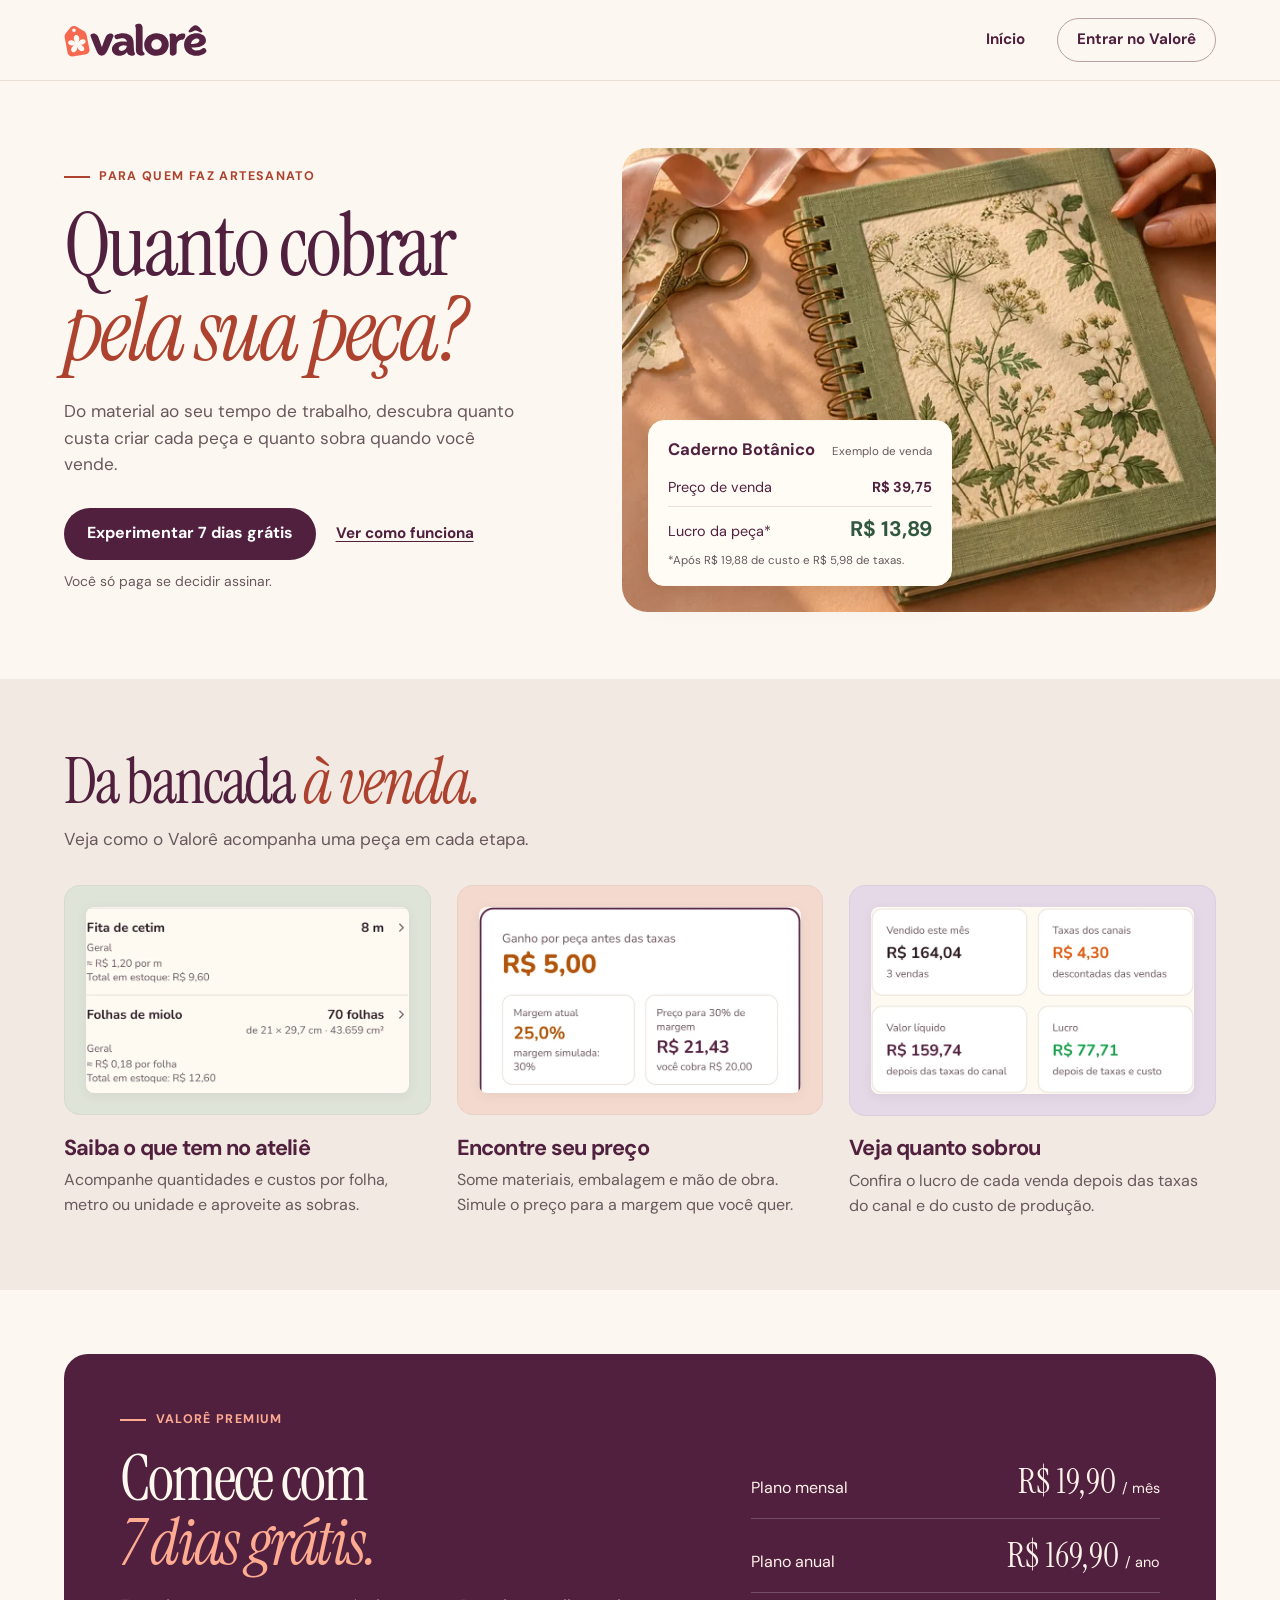
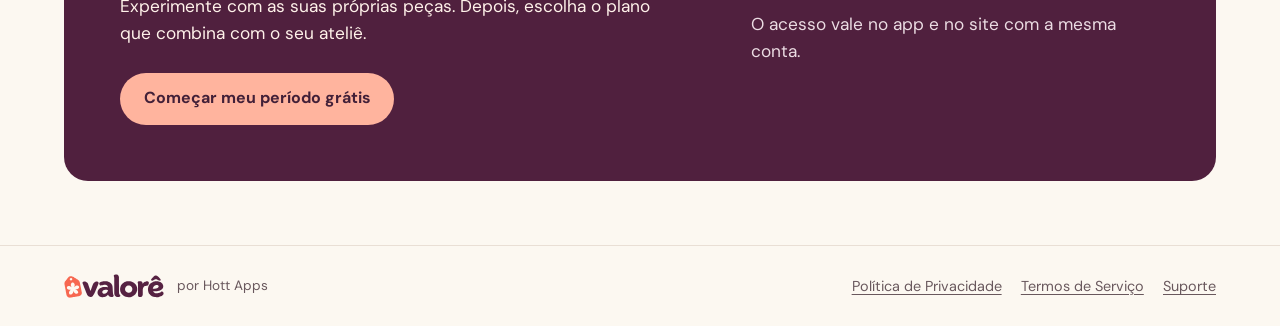
<file: index.html>
<!doctype html>
<html lang="pt-BR">
<head>
  <meta charset="utf-8">
  <meta name="viewport" content="width=device-width, initial-scale=1">
  <title>Valorê — Quanto cobrar pela sua peça?</title>
  <meta name="description" content="Do custo dos materiais ao preço de venda, descubra quanto sobra em cada peça artesanal. Experimente o Valorê por 7 dias grátis.">
  <meta name="theme-color" content="#fcf8f1">
  <link rel="canonical" href="https://sobre.valore.art.br/">
  <link rel="icon" href="/marca/valore-favicon.svg" type="image/svg+xml">
  <link rel="apple-touch-icon" href="/marca/apple-touch-icon.png">
  <link rel="preload" href="/inicio/instrument-regular.woff" as="font" type="font/woff" crossorigin>
  <link rel="stylesheet" href="/inicio/pagina.css">
</head>
<body>
<a class="skip" href="#conteudo">Ir para o conteúdo</a>
<header class="masthead">
  <div class="wrap header-row">
    <a class="brand" href="/" aria-label="Valorê — Início"><img src="/marca/valore-logo.svg" width="143" height="35" alt="Valorê"></a>
    <nav aria-label="Principal"><a class="home-link" href="/" aria-current="page">Início</a><a class="login" href="https://valore.art.br">Entrar no Valorê</a></nav>
  </div>
</header>
<main id="conteudo">
  <section class="hero wrap" aria-labelledby="hero-title">
    <div class="intro">
      <p class="eyebrow"><span></span>Para quem faz artesanato</p>
      <h1 id="hero-title">Quanto cobrar<br><em>pela sua peça?</em></h1>
      <p class="lead">Do material ao seu tempo de trabalho, descubra quanto custa criar cada peça e quanto sobra quando você vende.</p>
      <div class="actions"><a class="cta" href="https://valore.art.br">Experimentar 7 dias grátis</a><a class="text-link" href="#por-dentro">Ver como funciona</a></div>
      <p class="trial-note">Você só paga se decidir assinar.</p>
    </div>
    <figure class="showcase">
      <img class="hero-photo" src="/inicio/caderno-1280.webp" srcset="/inicio/caderno-720.webp 720w, /inicio/caderno-1280.webp 1280w" sizes="(max-width: 820px) 100vw, 54vw" width="1280" height="853" fetchpriority="high" alt="Caderno artesanal com capa de linho verde e estampa botânica sobre a mesa do ateliê.">
      <figcaption class="piece">
        <span class="piece-title">Caderno Botânico <small>Exemplo de venda</small></span>
        <span class="piece-row"><span>Preço de venda</span><b>R$ 39,75</b></span>
        <span class="piece-row total"><span>Lucro da peça*</span><b>R$ 13,89</b></span>
        <small class="calc-note">*Após R$ 19,88 de custo e R$ 5,98 de taxas.</small>
      </figcaption>
    </figure>
  </section>
  <section class="tour" id="por-dentro" aria-labelledby="tour-title">
    <div class="wrap">
      <h2 id="tour-title">Da bancada <em>à venda.</em></h2>
      <p class="section-lead">Veja como o Valorê acompanha uma peça em cada etapa.</p>
      <div class="features">
        <article><div class="sample material"><img src="/inicio/materiais.webp" width="720" height="415" loading="lazy" alt="Estoque de exemplo com fita de cetim e folhas de miolo."></div><h3>Saiba o que tem no ateliê</h3><p>Acompanhe quantidades e custos por folha, metro ou unidade e aproveite as sobras.</p></article>
        <article><div class="sample pricing"><img src="/inicio/preco.webp" width="720" height="415" loading="lazy" alt="Exemplo do Valorê mostrando o ganho por peça e o preço para a margem desejada."></div><h3>Encontre seu preço</h3><p>Some materiais, embalagem e mão de obra. Simule o preço para a margem que você quer.</p></article>
        <article><div class="sample sales"><img src="/inicio/vendas.webp" width="720" height="415" loading="lazy" alt="O que vendi mostra R$ 77,71 de lucro nas três vendas do mês."></div><h3>Veja quanto sobrou</h3><p>Confira o lucro de cada venda depois das taxas do canal e do custo de produção.</p></article>
      </div>
    </div>
  </section>
  <section class="plans wrap" aria-labelledby="plans-title">
    <div class="plans-box">
      <div><p class="eyebrow"><span></span>Valorê Premium</p><h2 id="plans-title">Comece com<br><em>7 dias grátis.</em></h2><p>Experimente com as suas próprias peças. Depois, escolha o plano que combina com o seu ateliê.</p><a class="cta cta-light" href="https://valore.art.br">Começar meu período grátis</a></div>
      <div class="prices"><div><span>Plano mensal</span><strong>R$ 19,90 <small>/ mês</small></strong></div><div><span>Plano anual</span><strong>R$ 169,90 <small>/ ano</small></strong></div><p>O acesso vale no app e no site com a mesma conta.</p></div>
    </div>
  </section>
</main>
<footer><div class="wrap footer-row"><div class="byline"><img src="/marca/valore-logo.svg" width="100" height="25" alt="Valorê"><span>por Hott Apps</span></div><nav aria-label="Rodapé"><a href="/privacidade/">Política de Privacidade</a><a href="/termos/">Termos de Serviço</a><a href="/suporte/">Suporte</a></nav></div></footer>
</body>
</html>
</file>
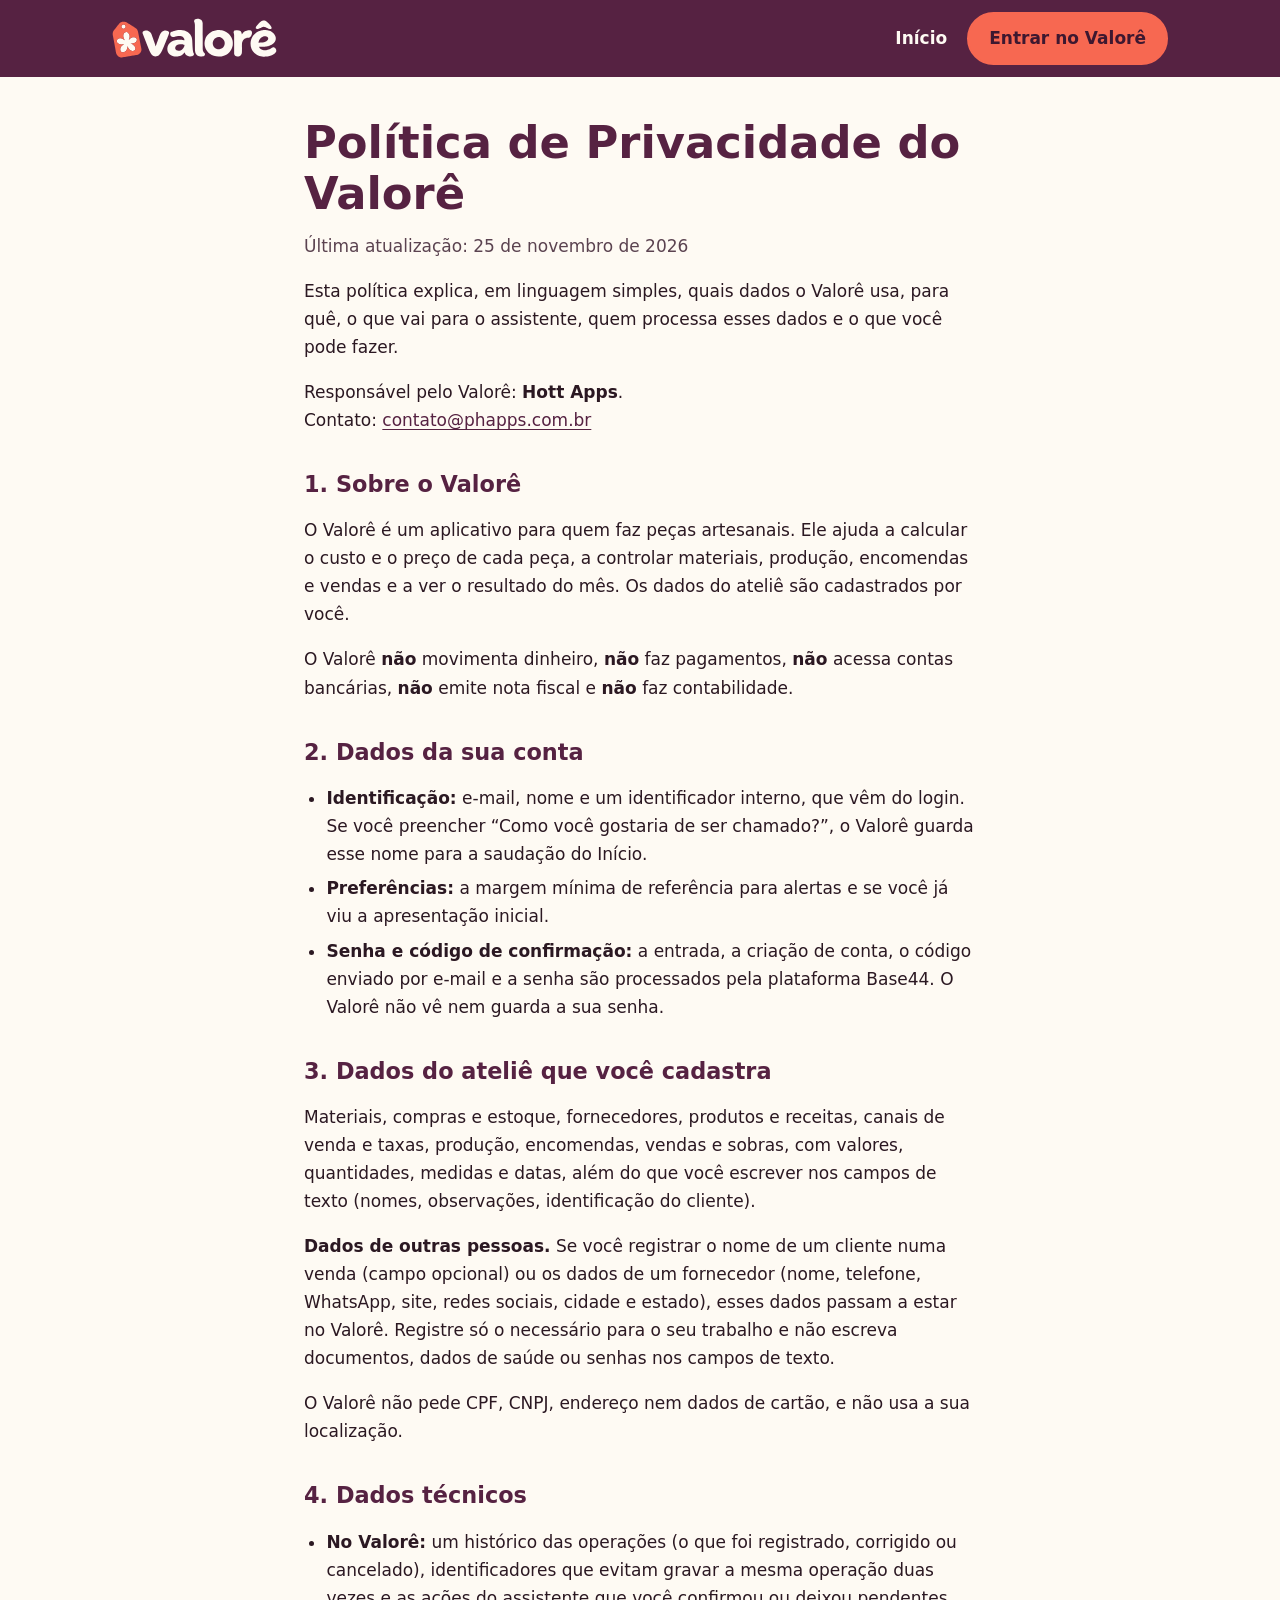
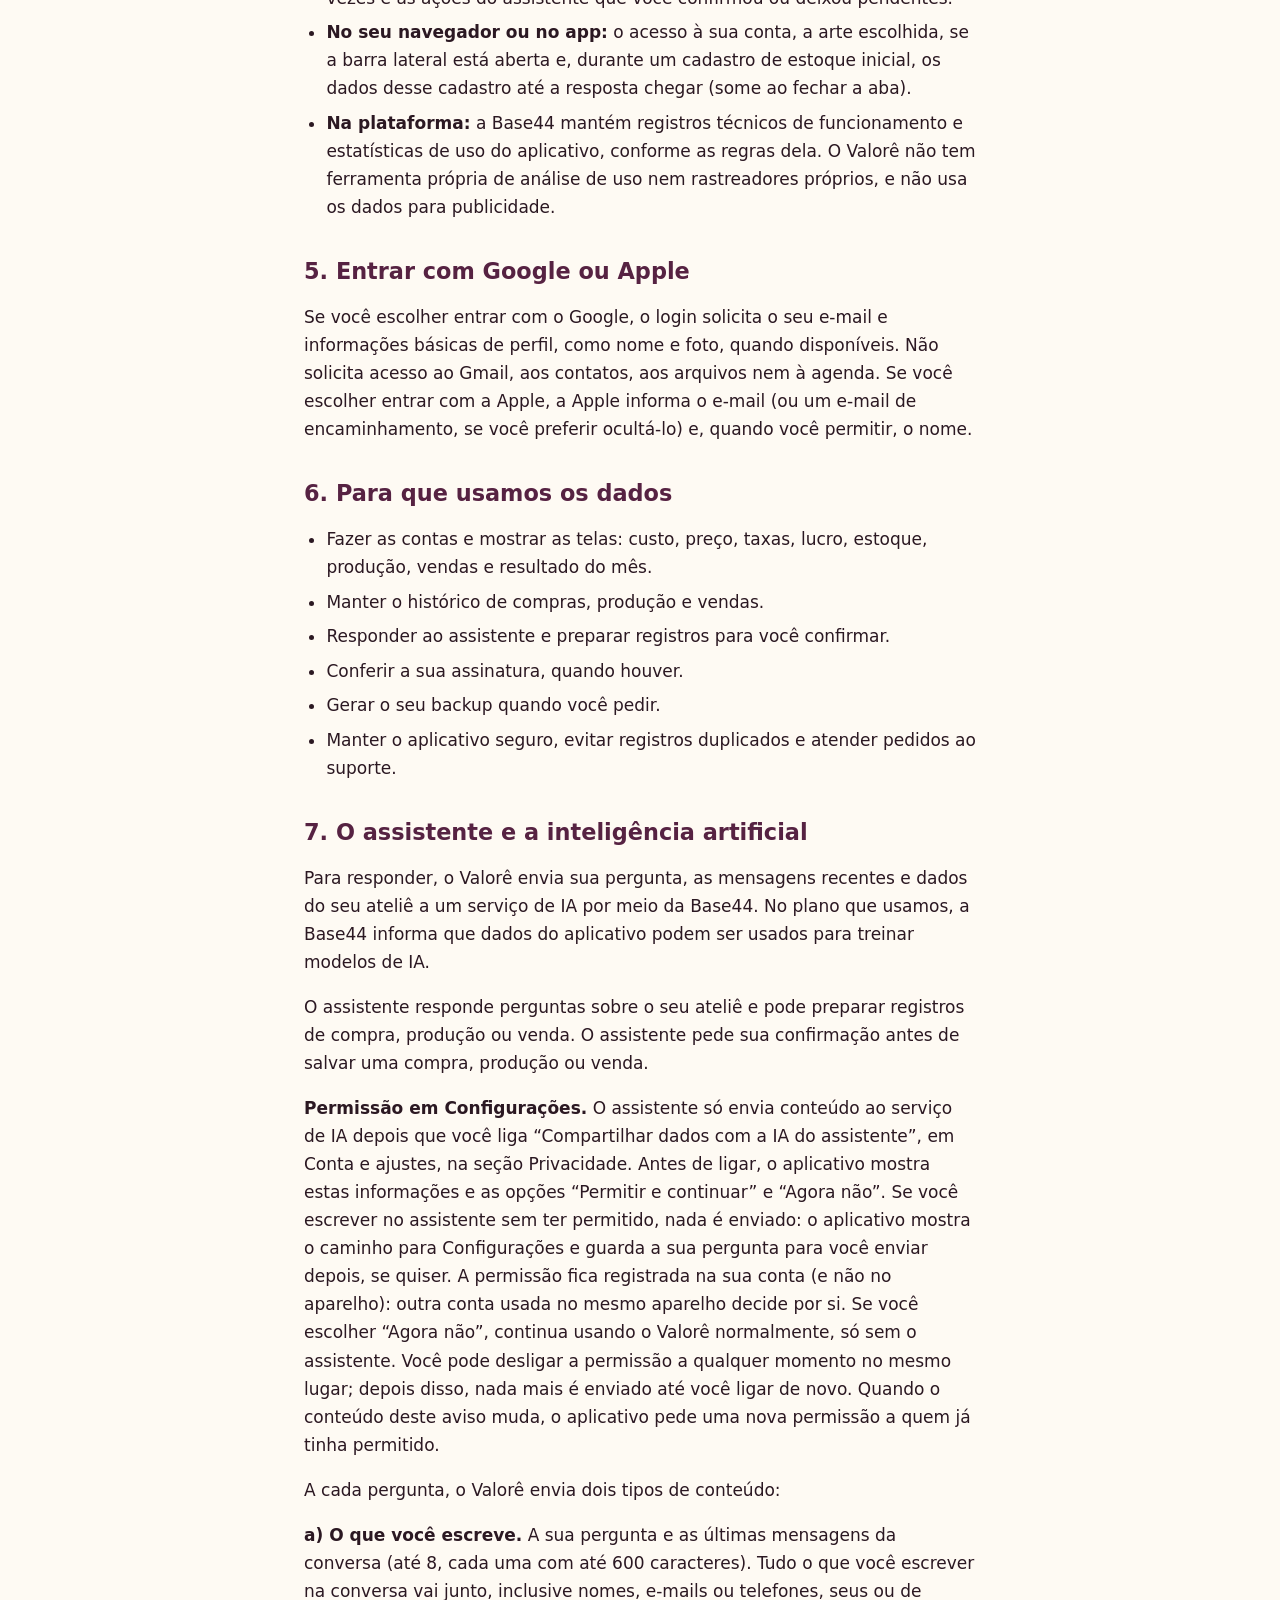
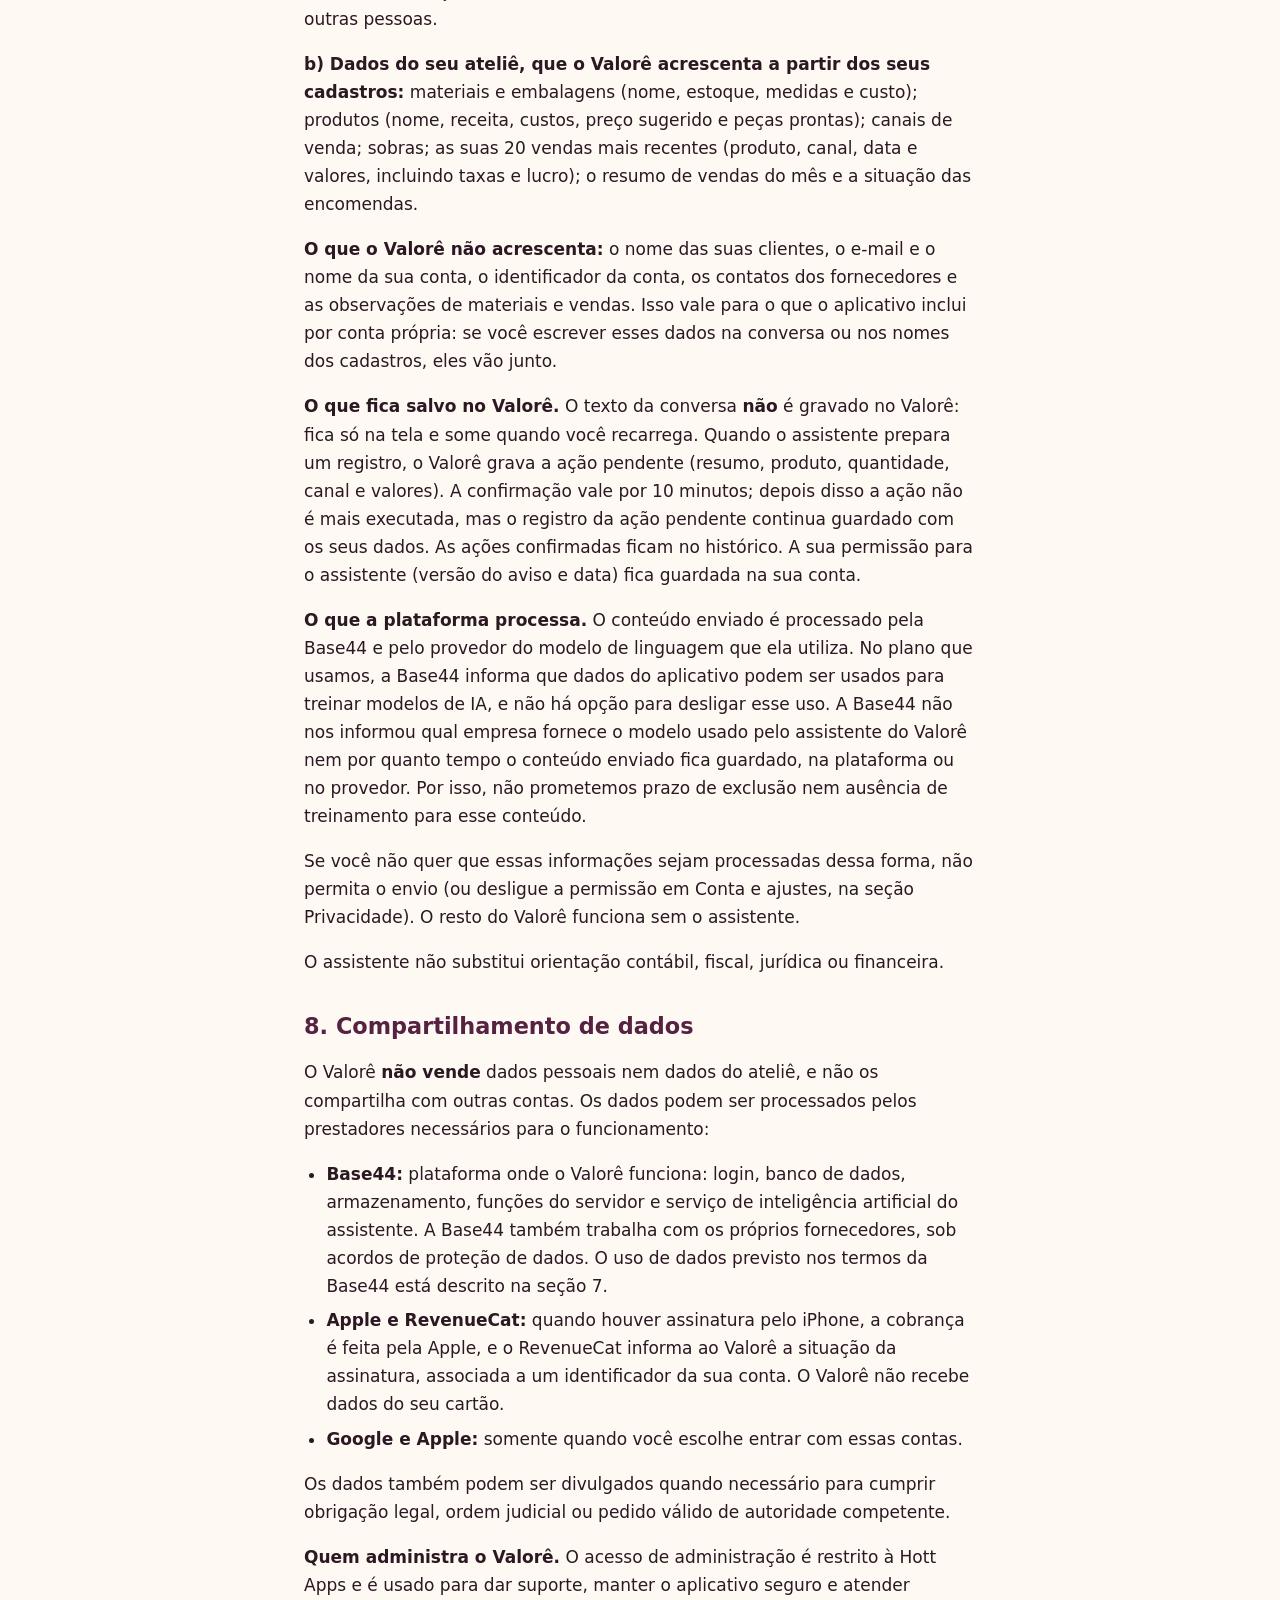
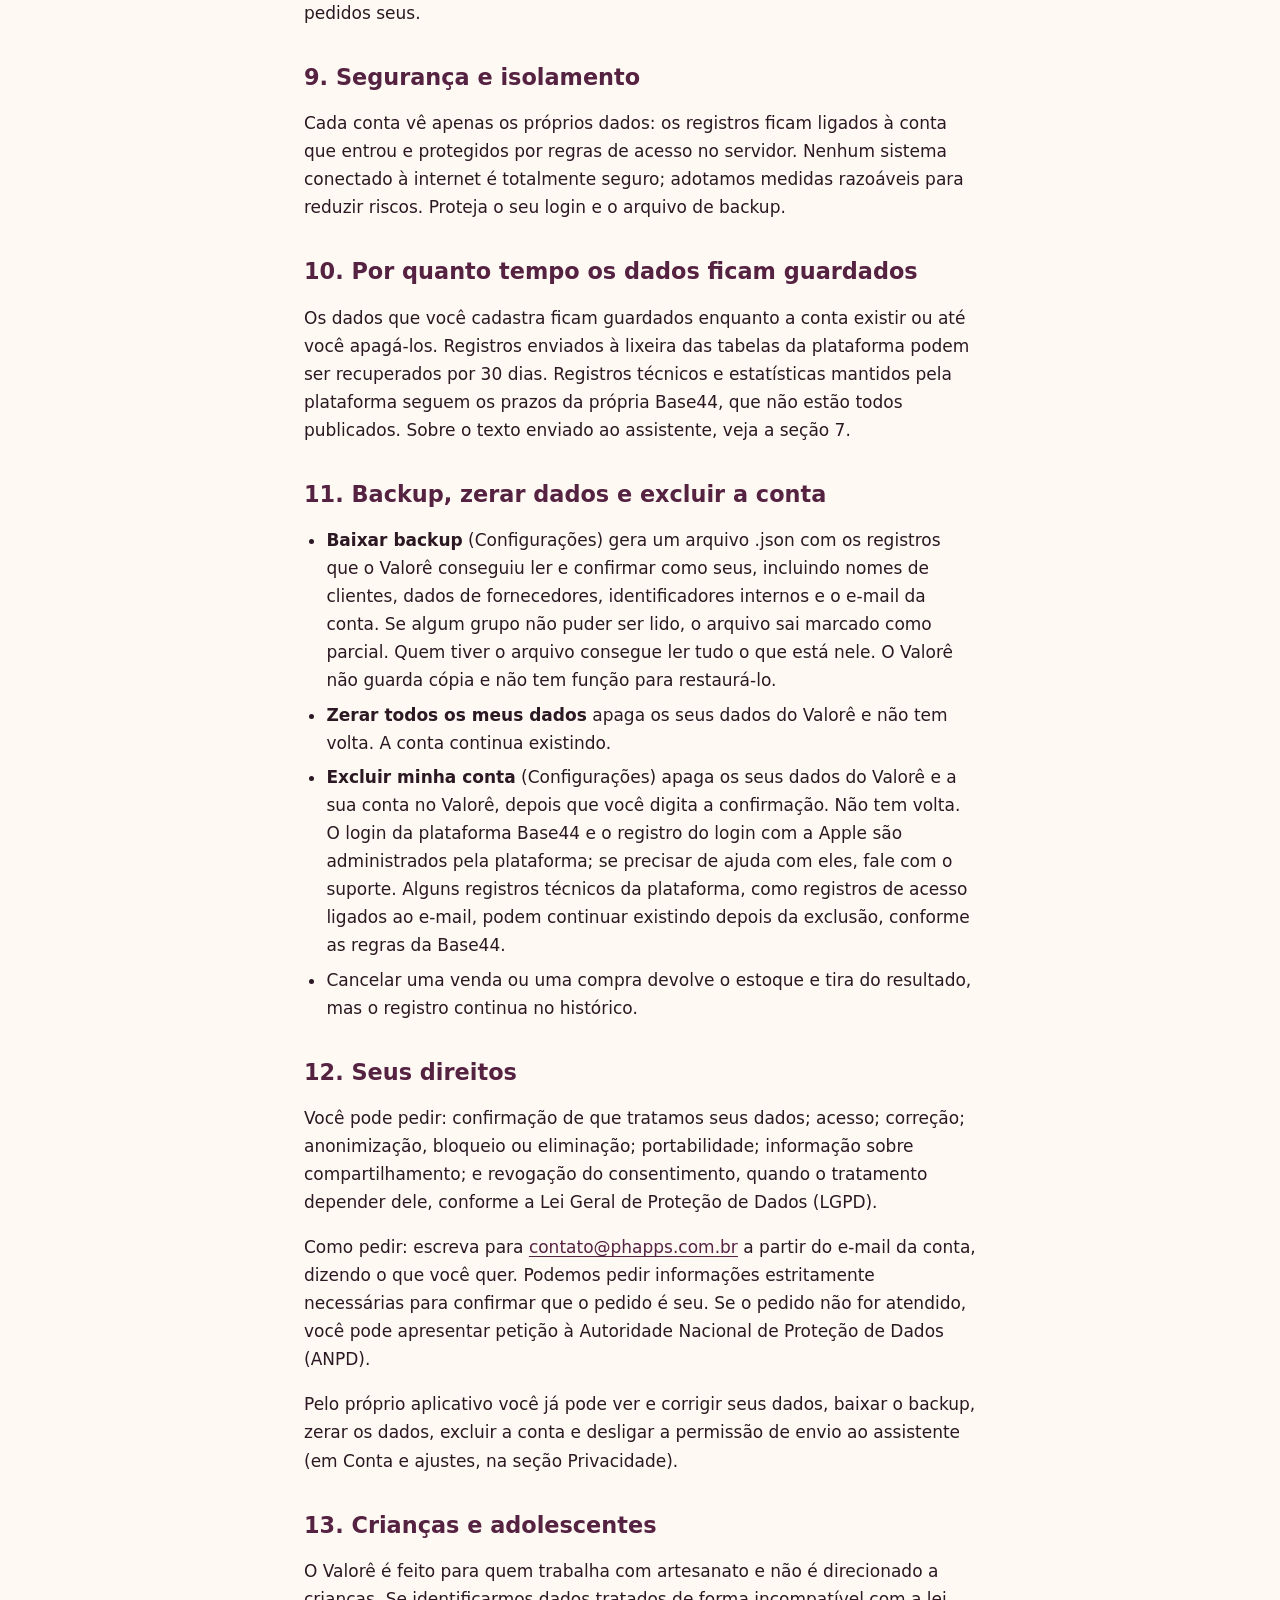
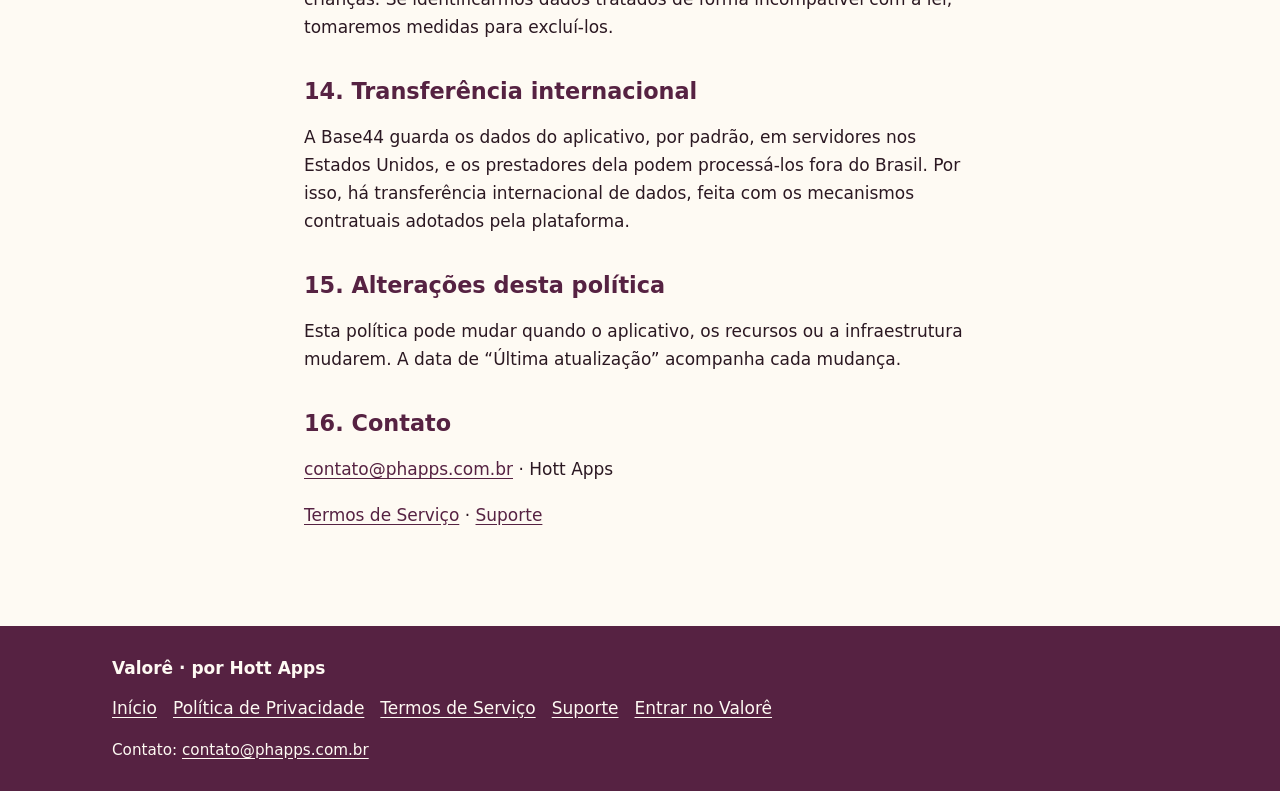
<file: privacidade/index.html>
<!doctype html>
<html lang="pt-BR">
<head>
<link rel="canonical" href="https://sobre.valore.art.br/privacidade/">
<meta charset="utf-8">
<meta name="viewport" content="width=device-width, initial-scale=1">
<title>Política de Privacidade — Valorê</title>
<meta name="description" content="Quais dados o Valorê recebe, para que usa, com quem ficam e como você pode exercer seus direitos.">
<meta name="theme-color" content="#562242">
<link rel="icon" href="/marca/valore-favicon.svg" type="image/svg+xml">
<link rel="icon" href="/marca/favicon-32.png" sizes="32x32" type="image/png">
<link rel="apple-touch-icon" href="/marca/apple-touch-icon.png">
<link rel="stylesheet" href="/estilo.css">
</head>
<body>
<a class="pular" href="#conteudo">Ir para o conteúdo</a>
<header class="topo">
  <div class="faixa">
    <a class="marca" href="/" aria-label="Valorê — página inicial"><img src="/marca/valore-logo-fundo-escuro.svg" alt="Valorê" width="165" height="40"></a>
    <nav aria-label="Principal"><a href="/">Início</a><a class="botao botao-coral" href="https://valore.art.br">Entrar no Valorê</a></nav>
  </div>
</header>
<main id="conteudo">

<article class="coluna texto">
  <h1>Política de Privacidade do Valorê</h1>
  <p class="data">Última atualização: 25 de novembro de 2026</p>
  <p>Esta política explica, em linguagem simples, quais dados o Valorê usa, para quê, o que vai para o assistente, quem processa esses dados e o que você pode fazer.</p>
  <p>Responsável pelo Valorê: <strong>Hott Apps</strong>.<br>Contato: <a href="mailto:contato@phapps.com.br">contato@phapps.com.br</a></p>

  <h2>1. Sobre o Valorê</h2>
  <p>O Valorê é um aplicativo para quem faz peças artesanais. Ele ajuda a calcular o custo e o preço de cada peça, a controlar materiais, produção, encomendas e vendas e a ver o resultado do mês. Os dados do ateliê são cadastrados por você.</p>
  <p>O Valorê <strong>não</strong> movimenta dinheiro, <strong>não</strong> faz pagamentos, <strong>não</strong> acessa contas bancárias, <strong>não</strong> emite nota fiscal e <strong>não</strong> faz contabilidade.</p>

  <h2>2. Dados da sua conta</h2>
  <ul>
    <li><strong>Identificação:</strong> e-mail, nome e um identificador interno, que vêm do login. Se você preencher &ldquo;Como você gostaria de ser chamado?&rdquo;, o Valorê guarda esse nome para a saudação do Início.</li>
    <li><strong>Preferências:</strong> a margem mínima de referência para alertas e se você já viu a apresentação inicial.</li>
    <li><strong>Senha e código de confirmação:</strong> a entrada, a criação de conta, o código enviado por e-mail e a senha são processados pela plataforma Base44. O Valorê não vê nem guarda a sua senha.</li>
  </ul>

  <h2>3. Dados do ateliê que você cadastra</h2>
  <p>Materiais, compras e estoque, fornecedores, produtos e receitas, canais de venda e taxas, produção, encomendas, vendas e sobras, com valores, quantidades, medidas e datas, além do que você escrever nos campos de texto (nomes, observações, identificação do cliente).</p>
  <p><strong>Dados de outras pessoas.</strong> Se você registrar o nome de um cliente numa venda (campo opcional) ou os dados de um fornecedor (nome, telefone, WhatsApp, site, redes sociais, cidade e estado), esses dados passam a estar no Valorê. Registre só o necessário para o seu trabalho e não escreva documentos, dados de saúde ou senhas nos campos de texto.</p>
  <p>O Valorê não pede CPF, CNPJ, endereço nem dados de cartão, e não usa a sua localização.</p>

  <h2>4. Dados técnicos</h2>
  <ul>
    <li><strong>No Valorê:</strong> um histórico das operações (o que foi registrado, corrigido ou cancelado), identificadores que evitam gravar a mesma operação duas vezes e as ações do assistente que você confirmou ou deixou pendentes.</li>
    <li><strong>No seu navegador ou no app:</strong> o acesso à sua conta, a arte escolhida, se a barra lateral está aberta e, durante um cadastro de estoque inicial, os dados desse cadastro até a resposta chegar (some ao fechar a aba).</li>
    <li><strong>Na plataforma:</strong> a Base44 mantém registros técnicos de funcionamento e estatísticas de uso do aplicativo, conforme as regras dela. O Valorê não tem ferramenta própria de análise de uso nem rastreadores próprios, e não usa os dados para publicidade.</li>
  </ul>

  <h2>5. Entrar com Google ou Apple</h2>
  <p>Se você escolher entrar com o Google, o login solicita o seu e-mail e informações básicas de perfil, como nome e foto, quando disponíveis. Não solicita acesso ao Gmail, aos contatos, aos arquivos nem à agenda. Se você escolher entrar com a Apple, a Apple informa o e-mail (ou um e-mail de encaminhamento, se você preferir ocultá-lo) e, quando você permitir, o nome.</p>

  <h2>6. Para que usamos os dados</h2>
  <ul>
    <li>Fazer as contas e mostrar as telas: custo, preço, taxas, lucro, estoque, produção, vendas e resultado do mês.</li>
    <li>Manter o histórico de compras, produção e vendas.</li>
    <li>Responder ao assistente e preparar registros para você confirmar.</li>
    <li>Conferir a sua assinatura, quando houver.</li>
    <li>Gerar o seu backup quando você pedir.</li>
    <li>Manter o aplicativo seguro, evitar registros duplicados e atender pedidos ao suporte.</li>
  </ul>

  <h2>7. O assistente e a inteligência artificial</h2>
  <p>Para responder, o Valorê envia sua pergunta, as mensagens recentes e dados do seu ateliê a um serviço de IA por meio da Base44. No plano que usamos, a Base44 informa que dados do aplicativo podem ser usados para treinar modelos de IA.</p>
  <p>O assistente responde perguntas sobre o seu ateliê e pode preparar registros de compra, produção ou venda. O assistente pede sua confirmação antes de salvar uma compra, produção ou venda.</p>
  <p><strong>Permissão em Configurações.</strong> O assistente só envia conteúdo ao serviço de IA depois que você liga &ldquo;Compartilhar dados com a IA do assistente&rdquo;, em Conta e ajustes, na seção Privacidade. Antes de ligar, o aplicativo mostra estas informações e as opções &ldquo;Permitir e continuar&rdquo; e &ldquo;Agora não&rdquo;. Se você escrever no assistente sem ter permitido, nada é enviado: o aplicativo mostra o caminho para Configurações e guarda a sua pergunta para você enviar depois, se quiser. A permissão fica registrada na sua conta (e não no aparelho): outra conta usada no mesmo aparelho decide por si. Se você escolher &ldquo;Agora não&rdquo;, continua usando o Valorê normalmente, só sem o assistente. Você pode desligar a permissão a qualquer momento no mesmo lugar; depois disso, nada mais é enviado até você ligar de novo. Quando o conteúdo deste aviso muda, o aplicativo pede uma nova permissão a quem já tinha permitido.</p>
  <p>A cada pergunta, o Valorê envia dois tipos de conteúdo:</p>
  <p><strong>a) O que você escreve.</strong> A sua pergunta e as últimas mensagens da conversa (até 8, cada uma com até 600 caracteres). Tudo o que você escrever na conversa vai junto, inclusive nomes, e-mails ou telefones, seus ou de outras pessoas.</p>
  <p><strong>b) Dados do seu ateliê, que o Valorê acrescenta a partir dos seus cadastros:</strong> materiais e embalagens (nome, estoque, medidas e custo); produtos (nome, receita, custos, preço sugerido e peças prontas); canais de venda; sobras; as suas 20 vendas mais recentes (produto, canal, data e valores, incluindo taxas e lucro); o resumo de vendas do mês e a situação das encomendas.</p>
  <p><strong>O que o Valorê não acrescenta:</strong> o nome das suas clientes, o e-mail e o nome da sua conta, o identificador da conta, os contatos dos fornecedores e as observações de materiais e vendas. Isso vale para o que o aplicativo inclui por conta própria: se você escrever esses dados na conversa ou nos nomes dos cadastros, eles vão junto.</p>
  <p><strong>O que fica salvo no Valorê.</strong> O texto da conversa <strong>não</strong> é gravado no Valorê: fica só na tela e some quando você recarrega. Quando o assistente prepara um registro, o Valorê grava a ação pendente (resumo, produto, quantidade, canal e valores). A confirmação vale por 10 minutos; depois disso a ação não é mais executada, mas o registro da ação pendente continua guardado com os seus dados. As ações confirmadas ficam no histórico. A sua permissão para o assistente (versão do aviso e data) fica guardada na sua conta.</p>
  <p><strong>O que a plataforma processa.</strong> O conteúdo enviado é processado pela Base44 e pelo provedor do modelo de linguagem que ela utiliza. No plano que usamos, a Base44 informa que dados do aplicativo podem ser usados para treinar modelos de IA, e não há opção para desligar esse uso. A Base44 não nos informou qual empresa fornece o modelo usado pelo assistente do Valorê nem por quanto tempo o conteúdo enviado fica guardado, na plataforma ou no provedor. Por isso, não prometemos prazo de exclusão nem ausência de treinamento para esse conteúdo.</p>
  <p>Se você não quer que essas informações sejam processadas dessa forma, não permita o envio (ou desligue a permissão em Conta e ajustes, na seção Privacidade). O resto do Valorê funciona sem o assistente.</p>
  <p>O assistente não substitui orientação contábil, fiscal, jurídica ou financeira.</p>

  <h2>8. Compartilhamento de dados</h2>
  <p>O Valorê <strong>não vende</strong> dados pessoais nem dados do ateliê, e não os compartilha com outras contas. Os dados podem ser processados pelos prestadores necessários para o funcionamento:</p>
  <ul>
    <li><strong>Base44:</strong> plataforma onde o Valorê funciona: login, banco de dados, armazenamento, funções do servidor e serviço de inteligência artificial do assistente. A Base44 também trabalha com os próprios fornecedores, sob acordos de proteção de dados. O uso de dados previsto nos termos da Base44 está descrito na seção 7.</li>
    <li><strong>Apple e RevenueCat:</strong> quando houver assinatura pelo iPhone, a cobrança é feita pela Apple, e o RevenueCat informa ao Valorê a situação da assinatura, associada a um identificador da sua conta. O Valorê não recebe dados do seu cartão.</li>
    <li><strong>Google e Apple:</strong> somente quando você escolhe entrar com essas contas.</li>
  </ul>
  <p>Os dados também podem ser divulgados quando necessário para cumprir obrigação legal, ordem judicial ou pedido válido de autoridade competente.</p>
  <p><strong>Quem administra o Valorê.</strong> O acesso de administração é restrito à Hott Apps e é usado para dar suporte, manter o aplicativo seguro e atender pedidos seus.</p>

  <h2>9. Segurança e isolamento</h2>
  <p>Cada conta vê apenas os próprios dados: os registros ficam ligados à conta que entrou e protegidos por regras de acesso no servidor. Nenhum sistema conectado à internet é totalmente seguro; adotamos medidas razoáveis para reduzir riscos. Proteja o seu login e o arquivo de backup.</p>

  <h2>10. Por quanto tempo os dados ficam guardados</h2>
  <p>Os dados que você cadastra ficam guardados enquanto a conta existir ou até você apagá-los. Registros enviados à lixeira das tabelas da plataforma podem ser recuperados por 30 dias. Registros técnicos e estatísticas mantidos pela plataforma seguem os prazos da própria Base44, que não estão todos publicados. Sobre o texto enviado ao assistente, veja a seção 7.</p>

  <h2>11. Backup, zerar dados e excluir a conta</h2>
  <ul>
    <li><strong>Baixar backup</strong> (Configurações) gera um arquivo .json com os registros que o Valorê conseguiu ler e confirmar como seus, incluindo nomes de clientes, dados de fornecedores, identificadores internos e o e-mail da conta. Se algum grupo não puder ser lido, o arquivo sai marcado como parcial. Quem tiver o arquivo consegue ler tudo o que está nele. O Valorê não guarda cópia e não tem função para restaurá-lo.</li>
    <li><strong>Zerar todos os meus dados</strong> apaga os seus dados do Valorê e não tem volta. A conta continua existindo.</li>
    <li><strong>Excluir minha conta</strong> (Configurações) apaga os seus dados do Valorê e a sua conta no Valorê, depois que você digita a confirmação. Não tem volta. O login da plataforma Base44 e o registro do login com a Apple são administrados pela plataforma; se precisar de ajuda com eles, fale com o suporte. Alguns registros técnicos da plataforma, como registros de acesso ligados ao e-mail, podem continuar existindo depois da exclusão, conforme as regras da Base44.</li>
    <li>Cancelar uma venda ou uma compra devolve o estoque e tira do resultado, mas o registro continua no histórico.</li>
  </ul>

  <h2>12. Seus direitos</h2>
  <p>Você pode pedir: confirmação de que tratamos seus dados; acesso; correção; anonimização, bloqueio ou eliminação; portabilidade; informação sobre compartilhamento; e revogação do consentimento, quando o tratamento depender dele, conforme a Lei Geral de Proteção de Dados (LGPD).</p>
  <p>Como pedir: escreva para <a href="mailto:contato@phapps.com.br">contato@phapps.com.br</a> a partir do e-mail da conta, dizendo o que você quer. Podemos pedir informações estritamente necessárias para confirmar que o pedido é seu. Se o pedido não for atendido, você pode apresentar petição à Autoridade Nacional de Proteção de Dados (ANPD).</p>
  <p>Pelo próprio aplicativo você já pode ver e corrigir seus dados, baixar o backup, zerar os dados, excluir a conta e desligar a permissão de envio ao assistente (em Conta e ajustes, na seção Privacidade).</p>

  <h2>13. Crianças e adolescentes</h2>
  <p>O Valorê é feito para quem trabalha com artesanato e não é direcionado a crianças. Se identificarmos dados tratados de forma incompatível com a lei, tomaremos medidas para excluí-los.</p>

  <h2>14. Transferência internacional</h2>
  <p>A Base44 guarda os dados do aplicativo, por padrão, em servidores nos Estados Unidos, e os prestadores dela podem processá-los fora do Brasil. Por isso, há transferência internacional de dados, feita com os mecanismos contratuais adotados pela plataforma.</p>

  <h2>15. Alterações desta política</h2>
  <p>Esta política pode mudar quando o aplicativo, os recursos ou a infraestrutura mudarem. A data de &ldquo;Última atualização&rdquo; acompanha cada mudança.</p>

  <h2>16. Contato</h2>
  <p><a href="mailto:contato@phapps.com.br">contato@phapps.com.br</a> · Hott Apps</p>
  <p class="links-finais"><a href="/termos/">Termos de Serviço</a> · <a href="/suporte/">Suporte</a></p>
</article>

</main>
<footer class="rodape">
  <div class="faixa">
    <p class="rodape-marca">Valorê &middot; <span>por Hott Apps</span></p>
    <nav aria-label="Rodapé"><a href="/">Início</a><a href="/privacidade/" aria-current="page">Política de Privacidade</a><a href="/termos/">Termos de Serviço</a><a href="/suporte/">Suporte</a><a href="https://valore.art.br">Entrar no Valorê</a></nav>
    <p class="rodape-nota">Contato: <a href="mailto:contato@phapps.com.br">contato@phapps.com.br</a></p>
  </div>
</footer>
</body>
</html>
</file>
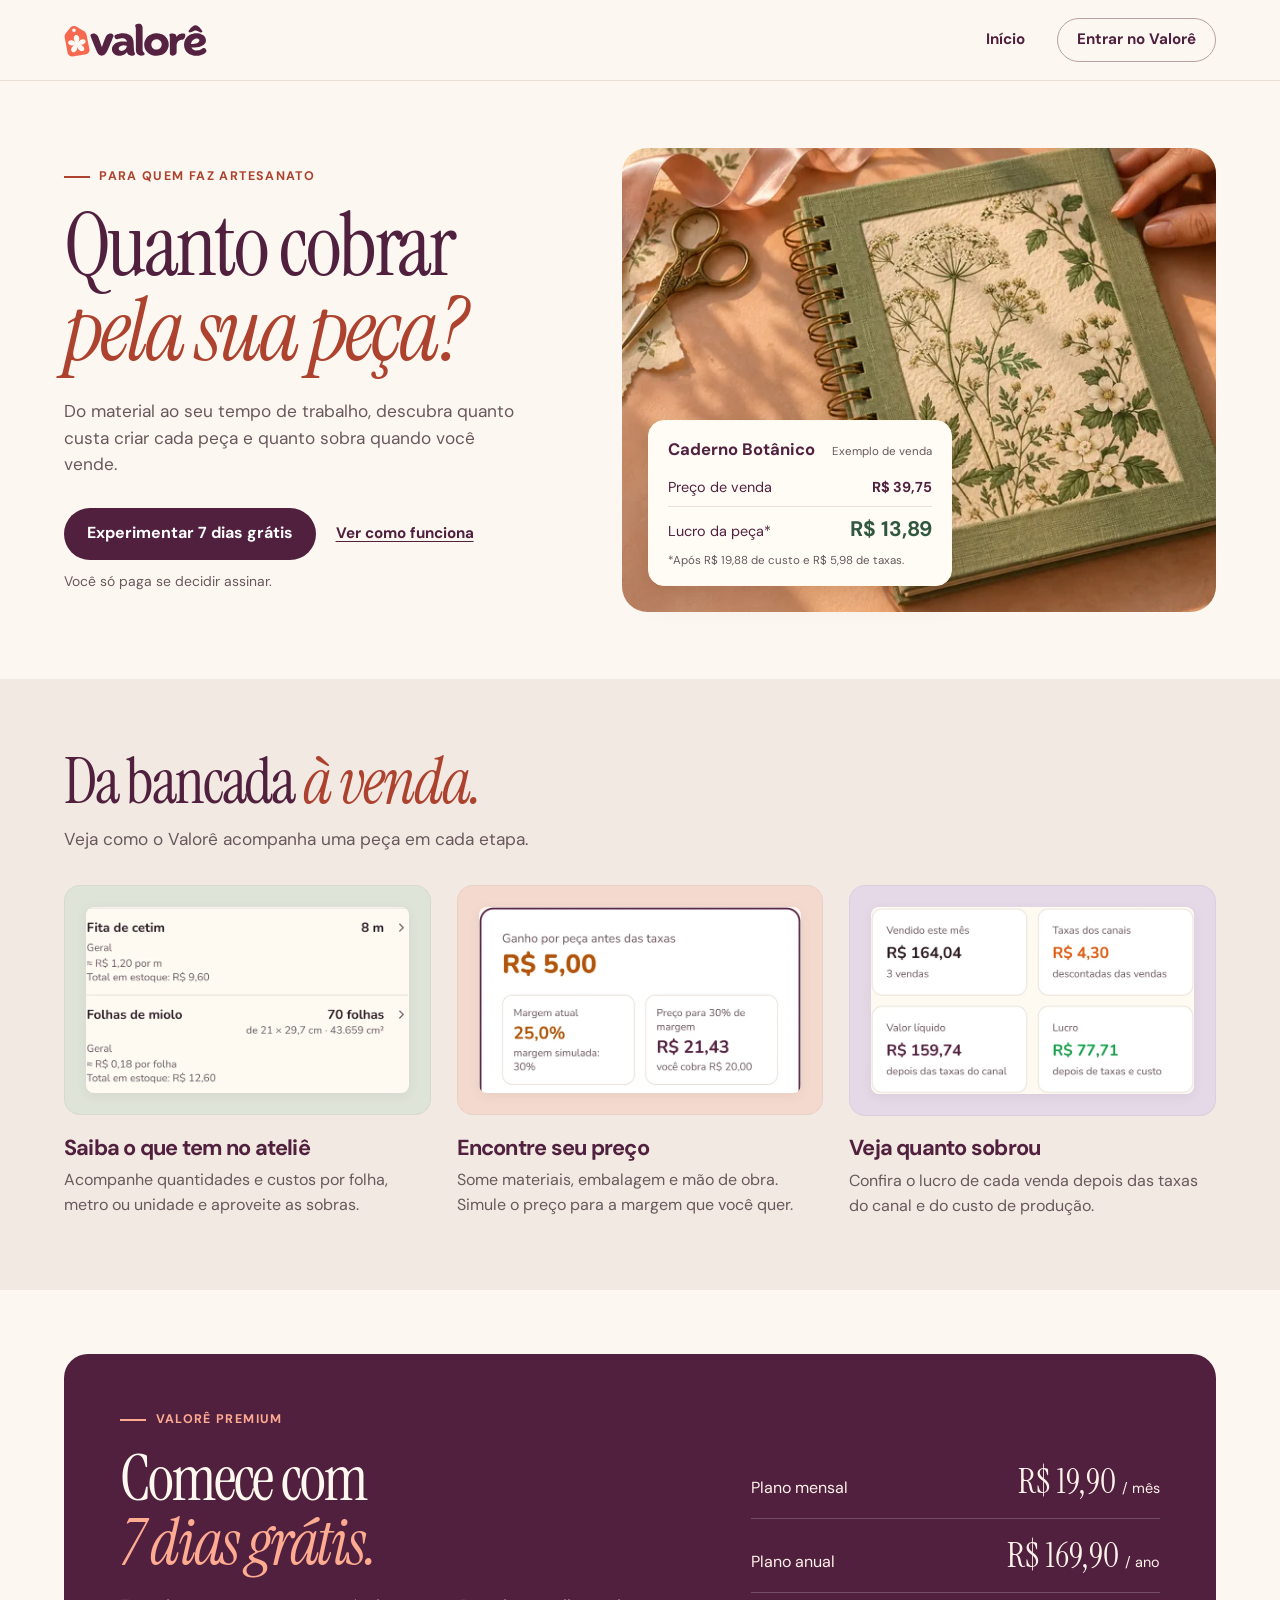
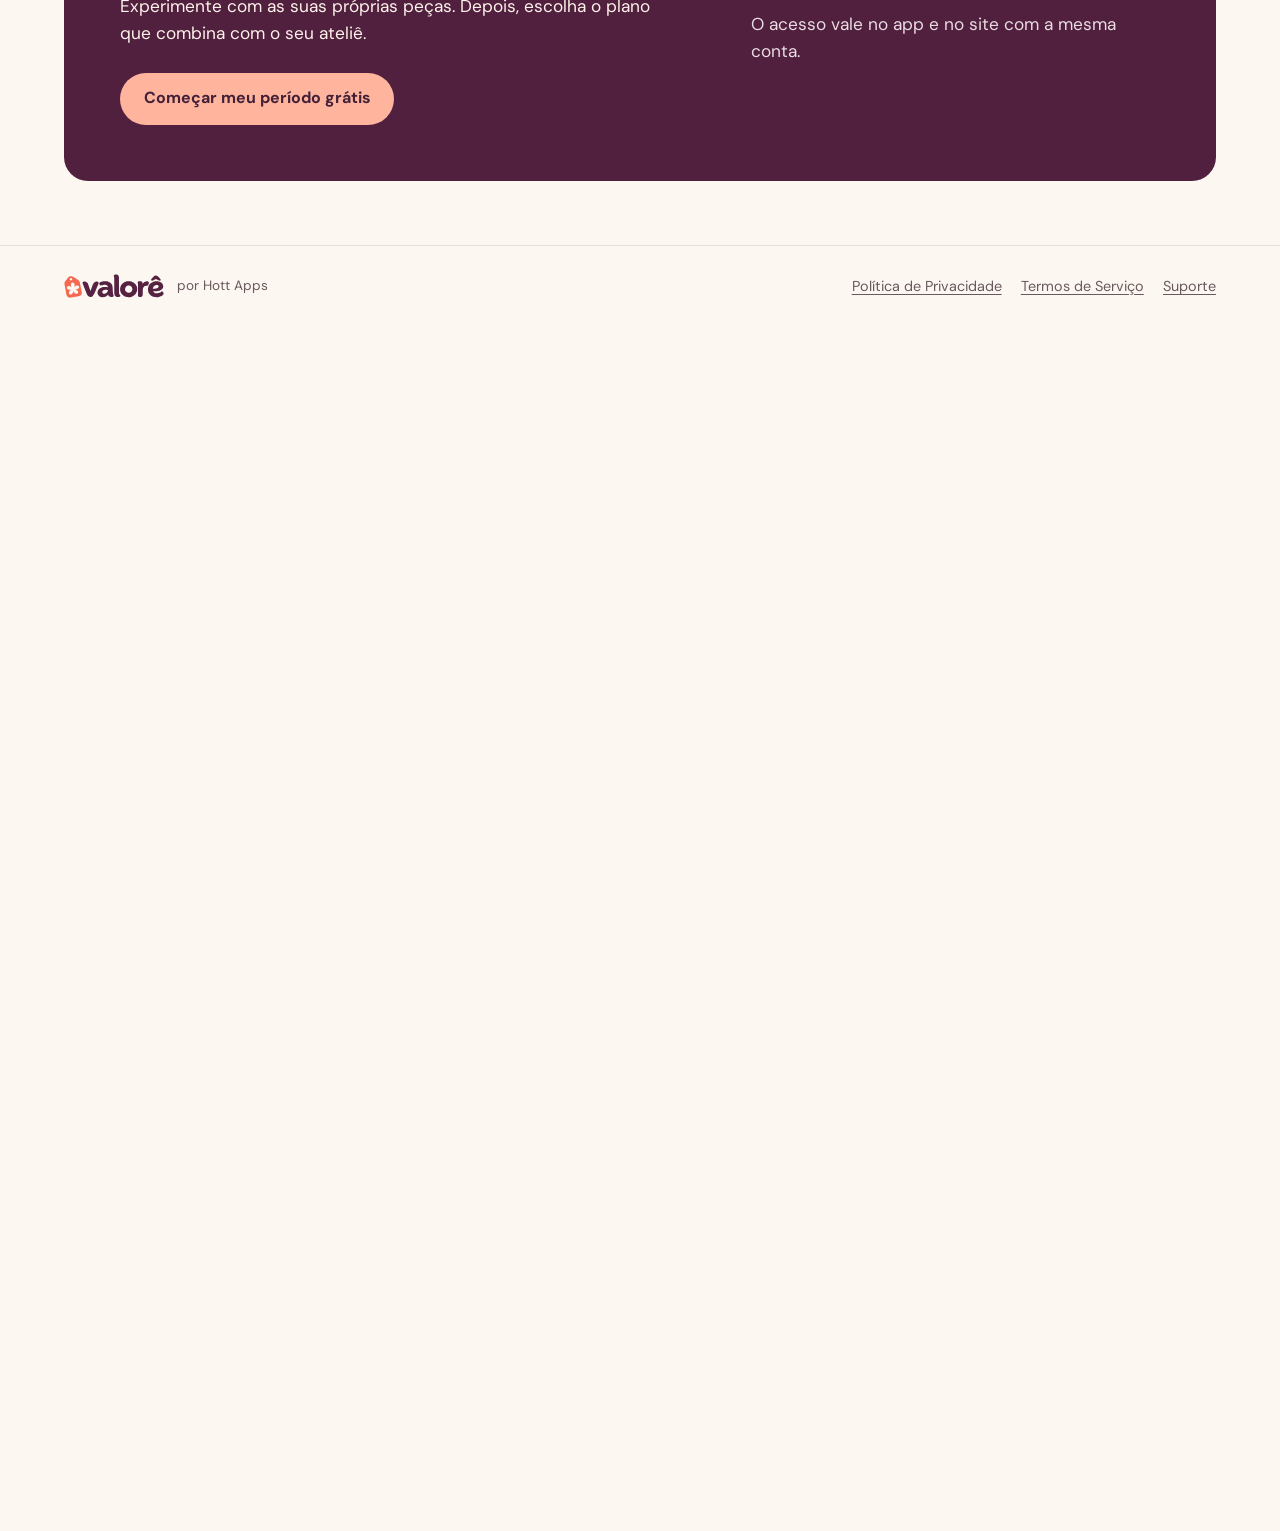
<file: sobre/index.html>
<!doctype html><html lang="pt-BR"><head><meta charset="utf-8"><title>Valorê — Saiba seu valor.</title><meta http-equiv="refresh" content="0; url=/"><link rel="canonical" href="https://sobre.valore.art.br/"></head><body><p><a href="/">Valorê — Saiba seu valor.</a></p></body></html>
</file>
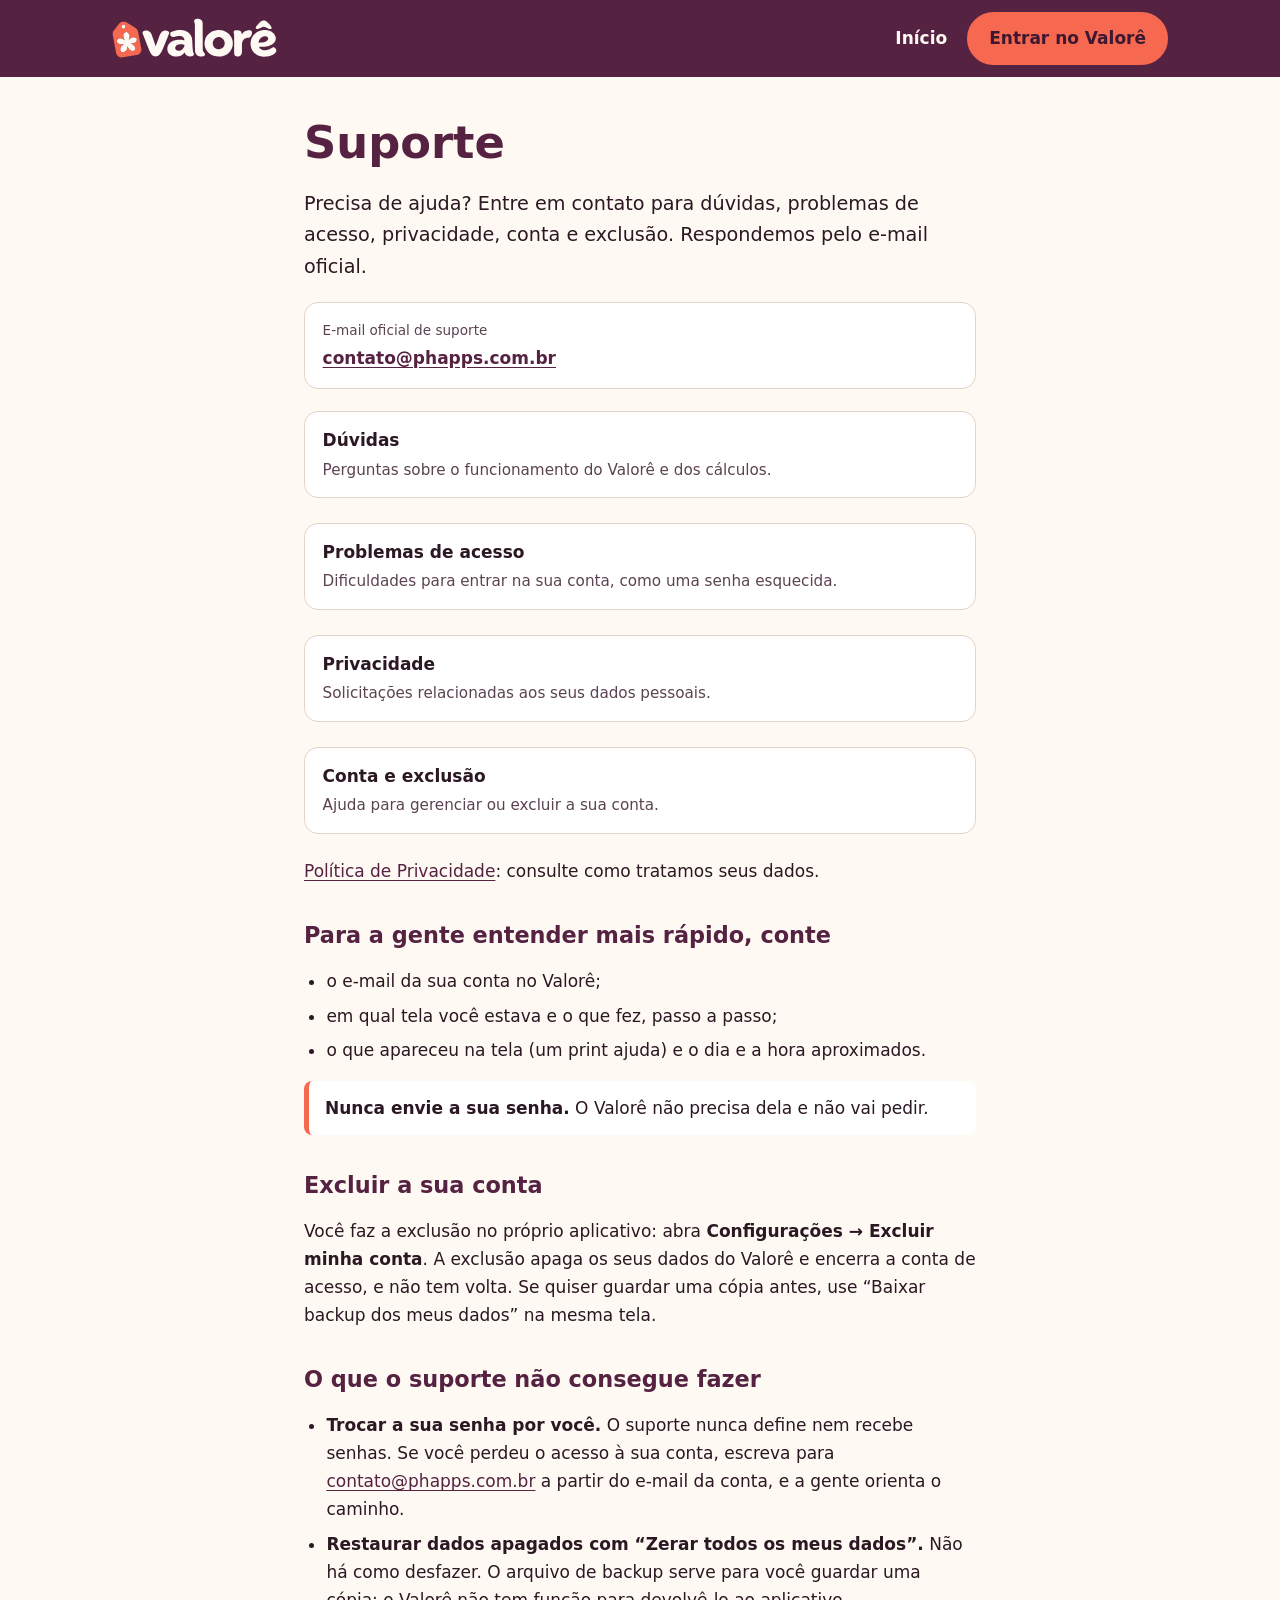
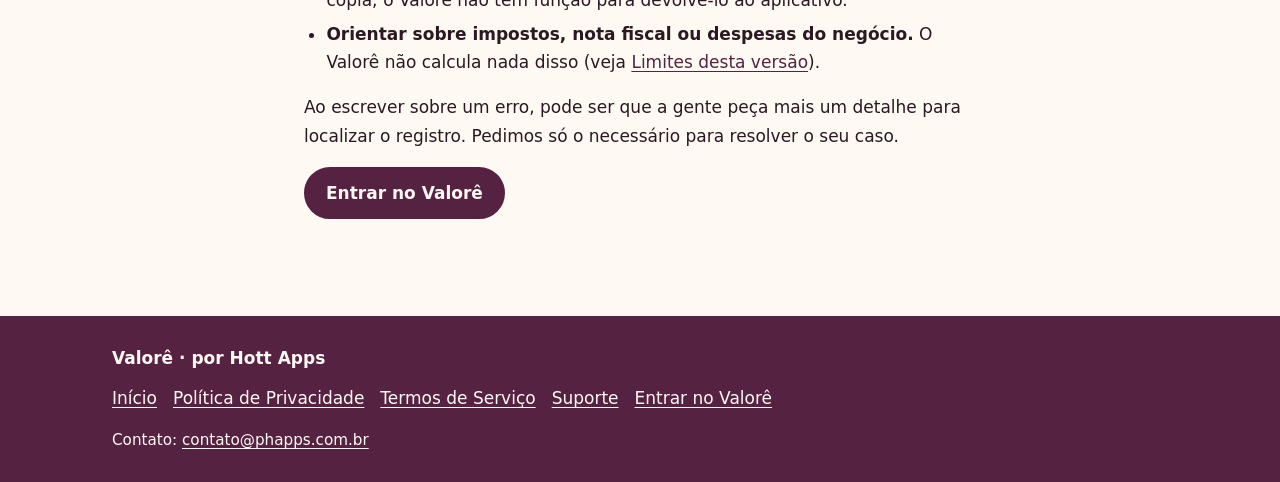
<file: suporte/index.html>
<!doctype html>
<html lang="pt-BR">
<head>
<link rel="canonical" href="https://sobre.valore.art.br/suporte/">
<meta charset="utf-8">
<meta name="viewport" content="width=device-width, initial-scale=1">
<title>Suporte — Valorê</title>
<meta name="description" content="Como falar com o suporte do Valorê e o que ele pode e não pode resolver.">
<meta name="theme-color" content="#562242">
<link rel="icon" href="/marca/valore-favicon.svg" type="image/svg+xml">
<link rel="icon" href="/marca/favicon-32.png" sizes="32x32" type="image/png">
<link rel="apple-touch-icon" href="/marca/apple-touch-icon.png">
<link rel="stylesheet" href="/estilo.css">
</head>
<body>
<a class="pular" href="#conteudo">Ir para o conteúdo</a>
<header class="topo">
  <div class="faixa">
    <a class="marca" href="/" aria-label="Valorê — página inicial"><img src="/marca/valore-logo-fundo-escuro.svg" alt="Valorê" width="165" height="40"></a>
    <nav aria-label="Principal"><a href="/">Início</a><a class="botao botao-coral" href="https://valore.art.br">Entrar no Valorê</a></nav>
  </div>
</header>
<main id="conteudo">

<article class="coluna texto">
  <h1>Suporte</h1>
  <p class="lead">Precisa de ajuda? Entre em contato para dúvidas, problemas de acesso, privacidade, conta e exclusão. Respondemos pelo e-mail oficial.</p>
  <p class="email-oficial"><span>E-mail oficial de suporte</span><a href="mailto:contato@phapps.com.br"><strong>contato@phapps.com.br</strong></a></p>
  <ul class="cartoes temas-suporte">
    <li><a href="mailto:contato@phapps.com.br?subject=Valor%C3%AA%20-%20D%C3%BAvida"><strong>Dúvidas</strong><span>Perguntas sobre o funcionamento do Valorê e dos cálculos.</span></a></li>
    <li><a href="mailto:contato@phapps.com.br?subject=Valor%C3%AA%20-%20Problema%20de%20acesso"><strong>Problemas de acesso</strong><span>Dificuldades para entrar na sua conta, como uma senha esquecida.</span></a></li>
    <li><a href="mailto:contato@phapps.com.br?subject=Valor%C3%AA%20-%20Privacidade"><strong>Privacidade</strong><span>Solicitações relacionadas aos seus dados pessoais.</span></a></li>
    <li><a href="mailto:contato@phapps.com.br?subject=Valor%C3%AA%20-%20Conta%20e%20exclus%C3%A3o"><strong>Conta e exclusão</strong><span>Ajuda para gerenciar ou excluir a sua conta.</span></a></li>
  </ul>
  <p><a href="/privacidade/">Política de Privacidade</a>: consulte como tratamos seus dados.</p>

  <h2>Para a gente entender mais rápido, conte</h2>
  <ul>
    <li>o e-mail da sua conta no Valorê;</li>
    <li>em qual tela você estava e o que fez, passo a passo;</li>
    <li>o que apareceu na tela (um print ajuda) e o dia e a hora aproximados.</li>
  </ul>
  <p class="aviso"><strong>Nunca envie a sua senha.</strong> O Valorê não precisa dela e não vai pedir.</p>

  <h2>Excluir a sua conta</h2>
  <p>Você faz a exclusão no próprio aplicativo: abra <strong>Configurações → Excluir minha conta</strong>. A exclusão apaga os seus dados do Valorê e encerra a conta de acesso, e não tem volta. Se quiser guardar uma cópia antes, use &ldquo;Baixar backup dos meus dados&rdquo; na mesma tela.</p>
  

  <h2>O que o suporte não consegue fazer</h2>
  <ul>
    <li><strong>Trocar a sua senha por você.</strong> O suporte nunca define nem recebe senhas. Se você perdeu o acesso à sua conta, escreva para <a href="mailto:contato@phapps.com.br">contato@phapps.com.br</a> a partir do e-mail da conta, e a gente orienta o caminho.</li>
    <li><strong>Restaurar dados apagados com &ldquo;Zerar todos os meus dados&rdquo;.</strong> Não há como desfazer. O arquivo de backup serve para você guardar uma cópia; o Valorê não tem função para devolvê-lo ao aplicativo.</li>
    <li><strong>Orientar sobre impostos, nota fiscal ou despesas do negócio.</strong> O Valorê não calcula nada disso (veja <a href="/termos/#limites">Limites desta versão</a>).</li>
  </ul>
  <p>Ao escrever sobre um erro, pode ser que a gente peça mais um detalhe para localizar o registro. Pedimos só o necessário para resolver o seu caso.</p>
  <p><a class="botao" href="https://valore.art.br">Entrar no Valorê</a></p>
</article>

</main>
<footer class="rodape">
  <div class="faixa">
    <p class="rodape-marca">Valorê &middot; <span>por Hott Apps</span></p>
    <nav aria-label="Rodapé"><a href="/">Início</a><a href="/privacidade/">Política de Privacidade</a><a href="/termos/">Termos de Serviço</a><a href="/suporte/" aria-current="page">Suporte</a><a href="https://valore.art.br">Entrar no Valorê</a></nav>
    <p class="rodape-nota">Contato: <a href="mailto:contato@phapps.com.br">contato@phapps.com.br</a></p>
  </div>
</footer>
</body>
</html>
</file>
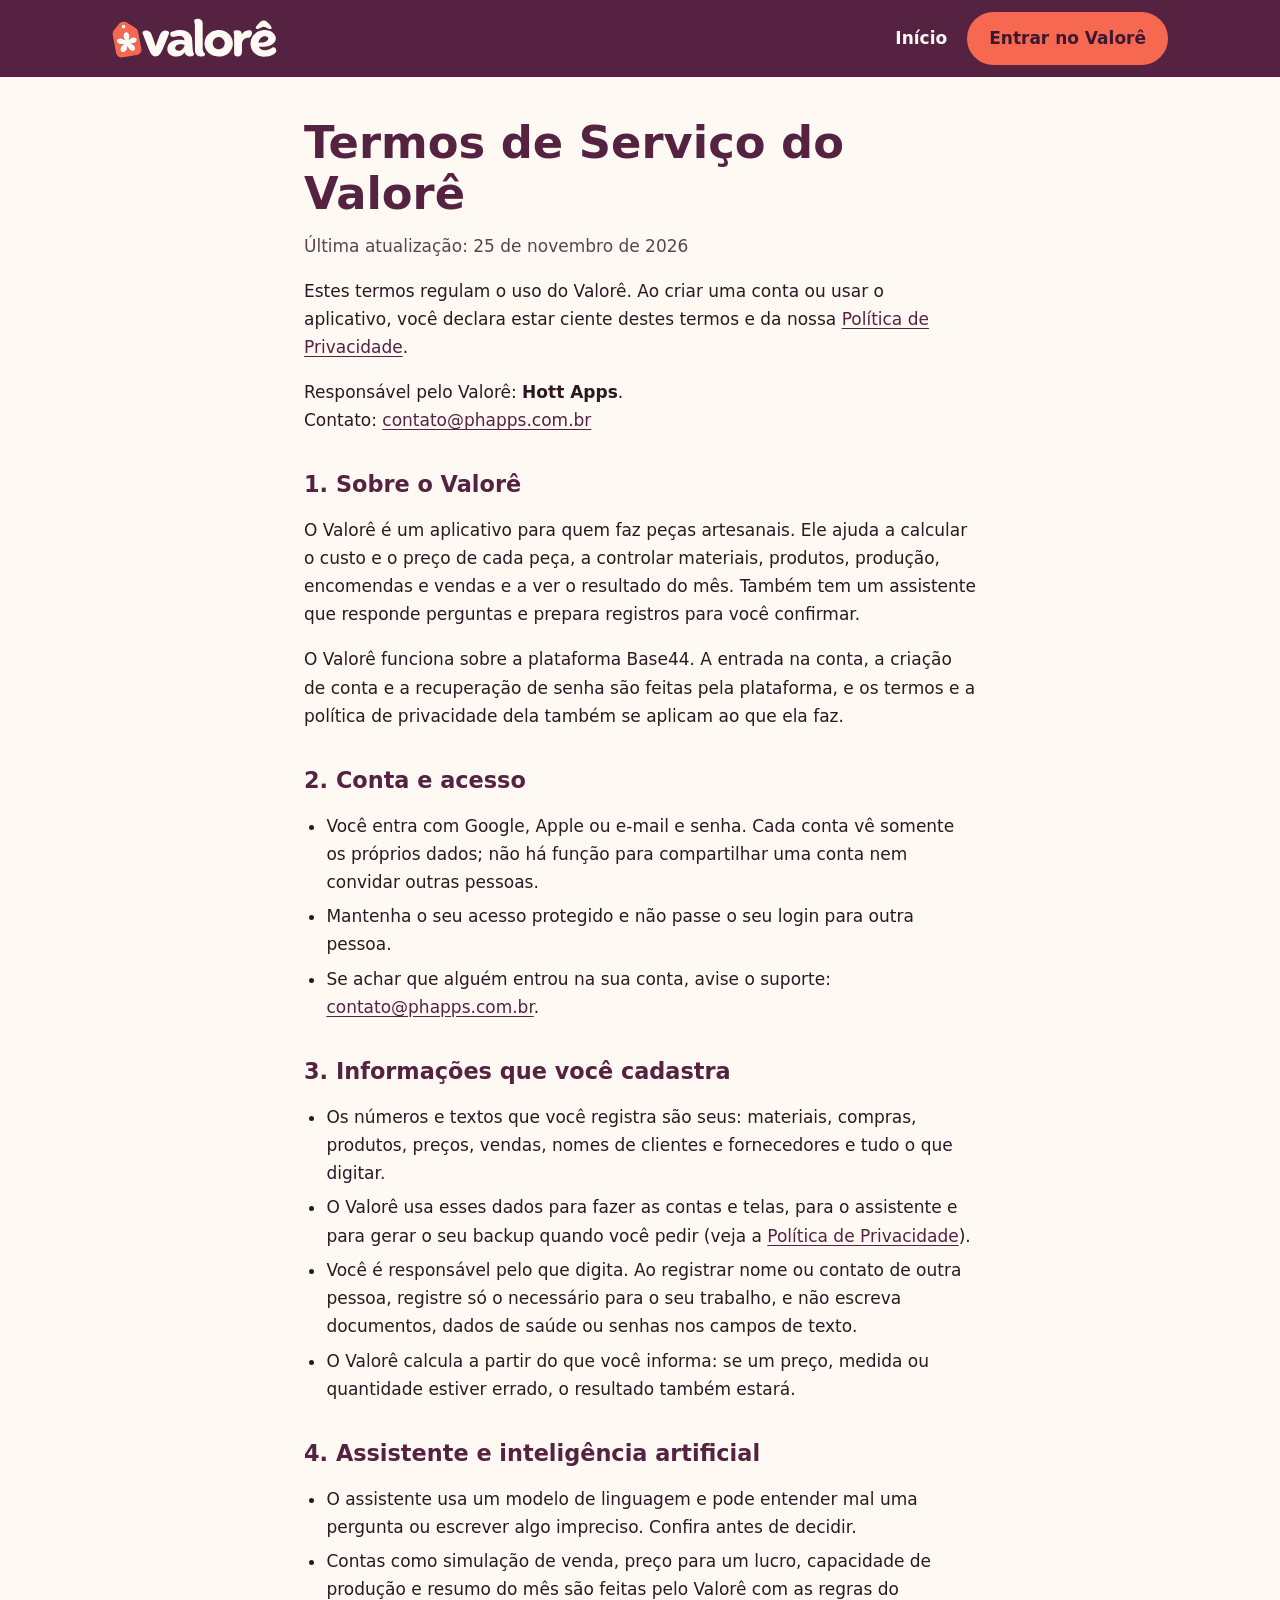
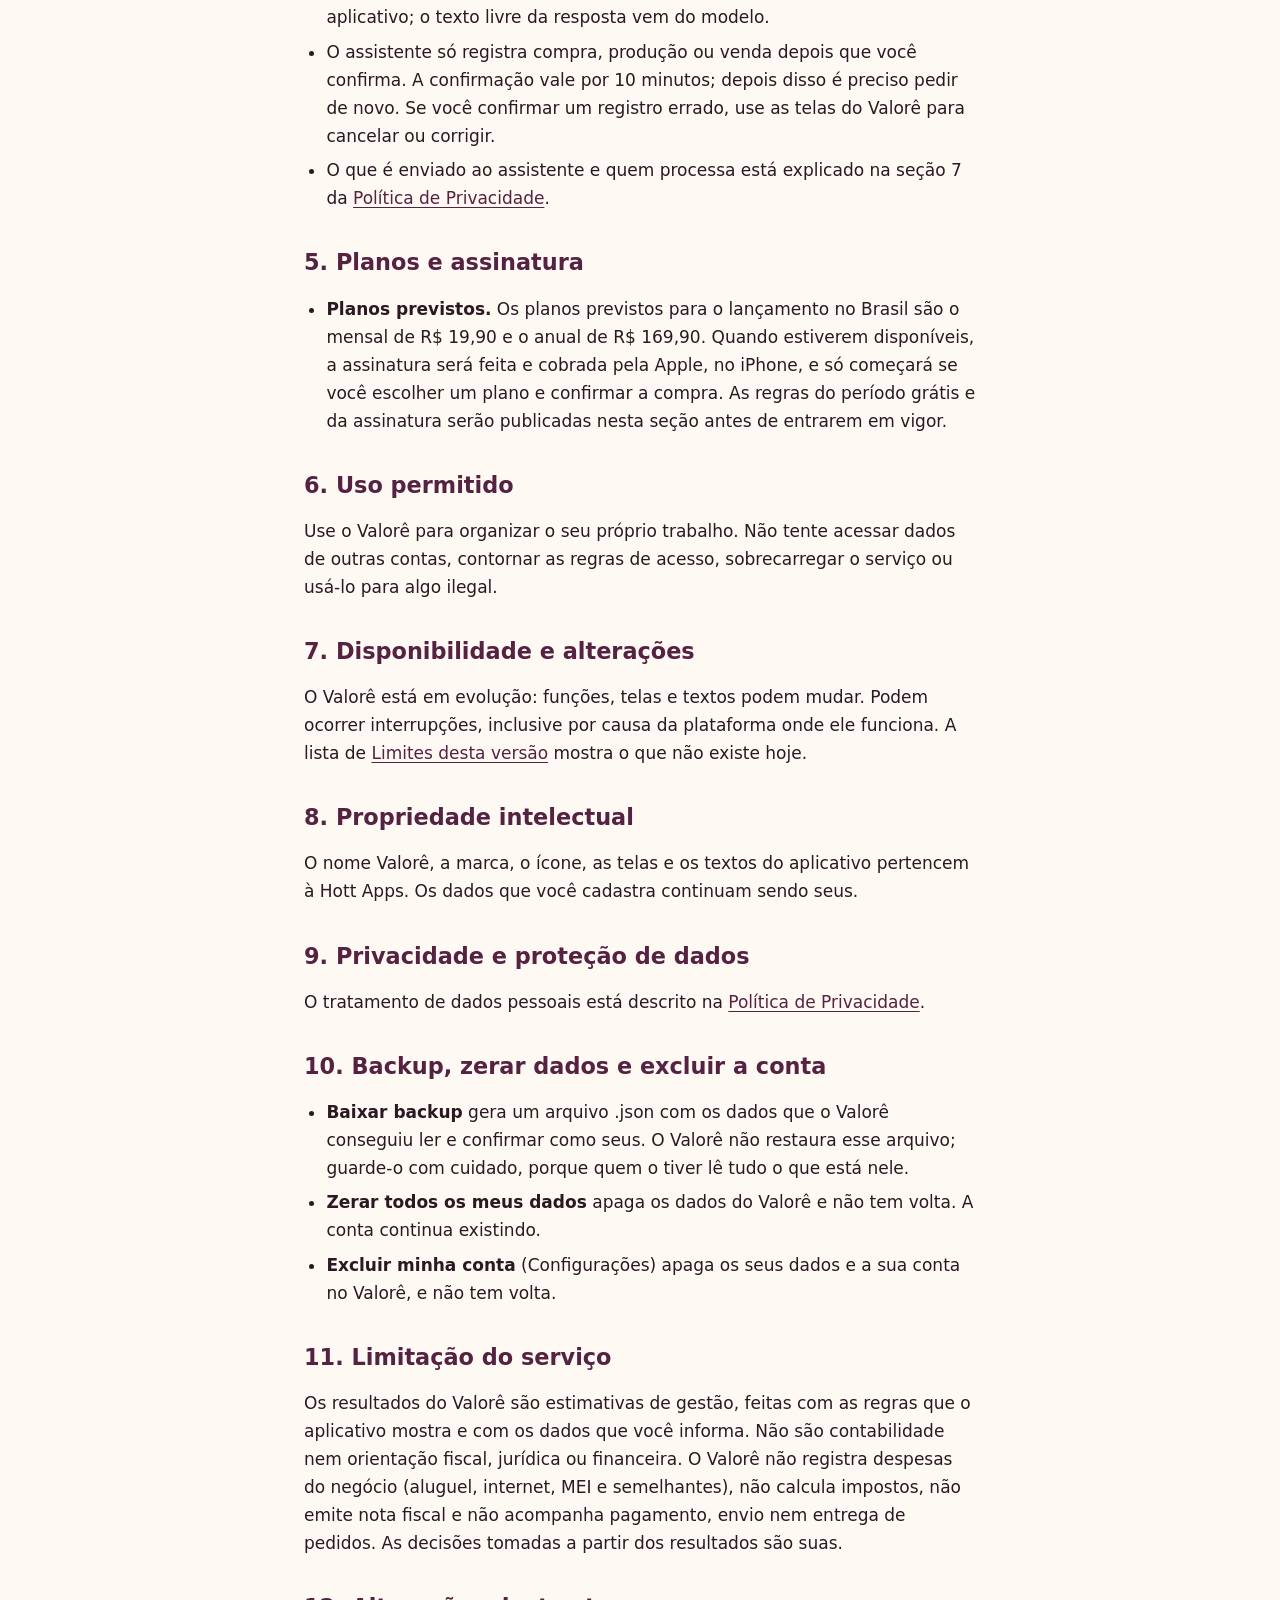
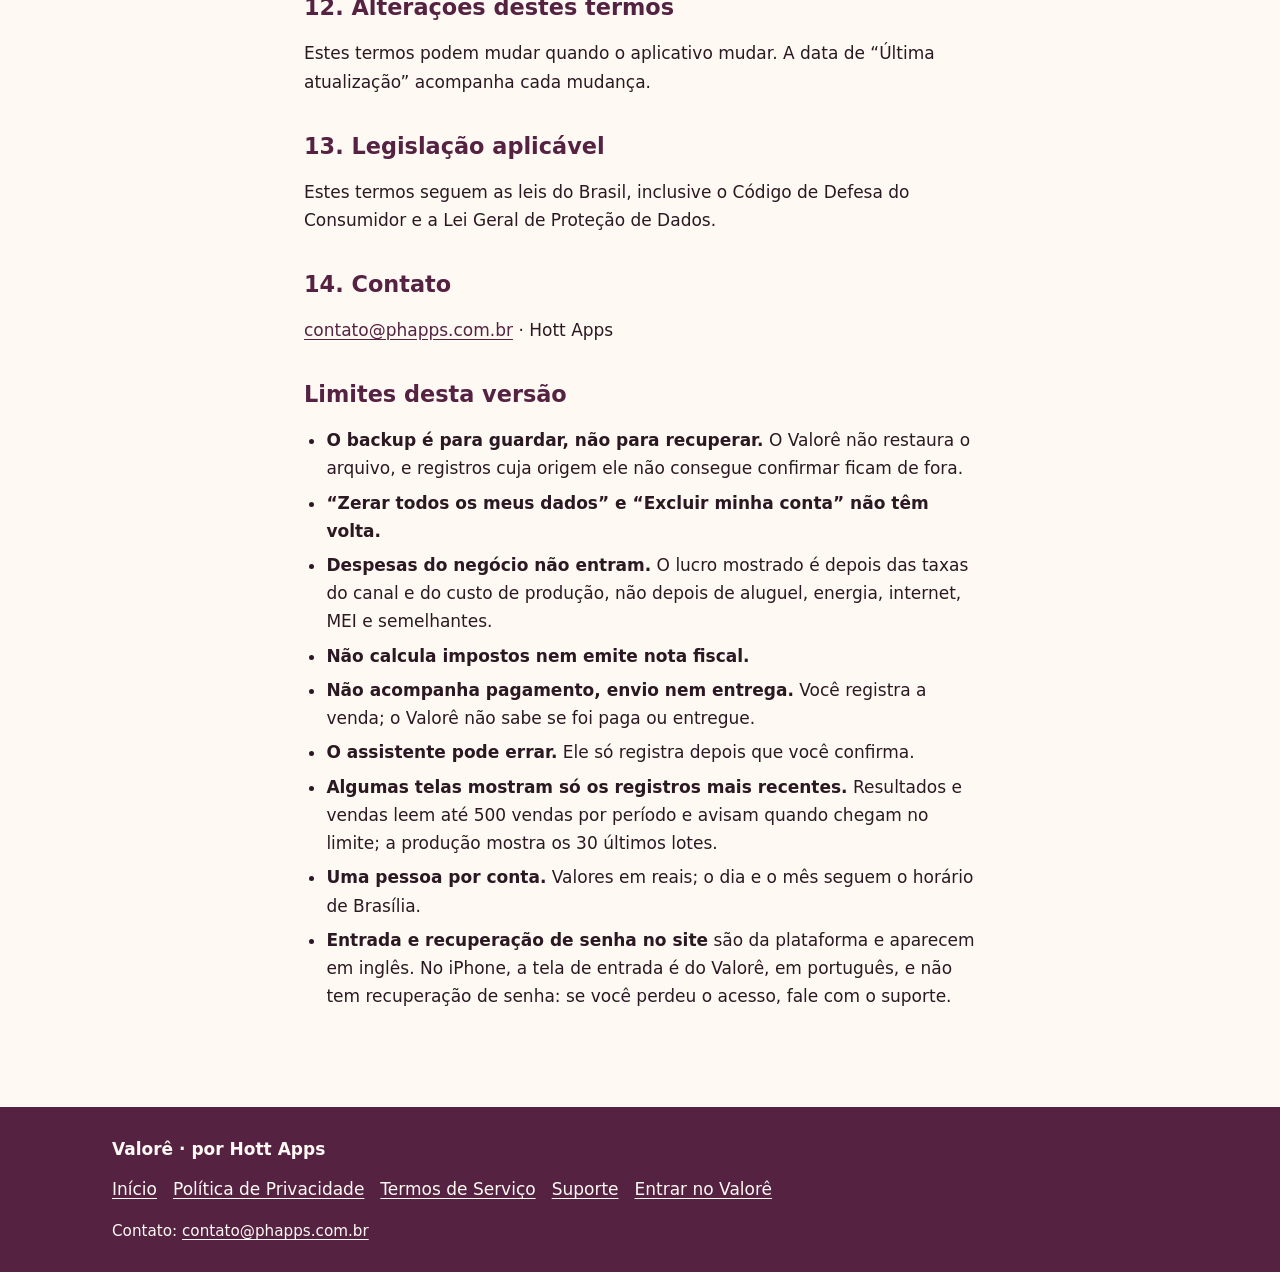
<file: termos/index.html>
<!doctype html>
<html lang="pt-BR">
<head>
<link rel="canonical" href="https://sobre.valore.art.br/termos/">
<meta charset="utf-8">
<meta name="viewport" content="width=device-width, initial-scale=1">
<title>Termos de Serviço — Valorê</title>
<meta name="description" content="Regras de uso do Valorê, o que ele calcula e o que não calcula, e os limites desta versão.">
<meta name="theme-color" content="#562242">
<link rel="icon" href="/marca/valore-favicon.svg" type="image/svg+xml">
<link rel="icon" href="/marca/favicon-32.png" sizes="32x32" type="image/png">
<link rel="apple-touch-icon" href="/marca/apple-touch-icon.png">
<link rel="stylesheet" href="/estilo.css">
</head>
<body>
<a class="pular" href="#conteudo">Ir para o conteúdo</a>
<header class="topo">
  <div class="faixa">
    <a class="marca" href="/" aria-label="Valorê — página inicial"><img src="/marca/valore-logo-fundo-escuro.svg" alt="Valorê" width="165" height="40"></a>
    <nav aria-label="Principal"><a href="/">Início</a><a class="botao botao-coral" href="https://valore.art.br">Entrar no Valorê</a></nav>
  </div>
</header>
<main id="conteudo">

<article class="coluna texto">
  <h1>Termos de Serviço do Valorê</h1>
  <p class="data">Última atualização: 25 de novembro de 2026</p>
  <p>Estes termos regulam o uso do Valorê. Ao criar uma conta ou usar o aplicativo, você declara estar ciente destes termos e da nossa <a href="/privacidade/">Política de Privacidade</a>.</p>
  <p>Responsável pelo Valorê: <strong>Hott Apps</strong>.<br>Contato: <a href="mailto:contato@phapps.com.br">contato@phapps.com.br</a></p>

  <h2>1. Sobre o Valorê</h2>
  <p>O Valorê é um aplicativo para quem faz peças artesanais. Ele ajuda a calcular o custo e o preço de cada peça, a controlar materiais, produtos, produção, encomendas e vendas e a ver o resultado do mês. Também tem um assistente que responde perguntas e prepara registros para você confirmar.</p>
  <p>O Valorê funciona sobre a plataforma Base44. A entrada na conta, a criação de conta e a recuperação de senha são feitas pela plataforma, e os termos e a política de privacidade dela também se aplicam ao que ela faz.</p>

  <h2>2. Conta e acesso</h2>
  <ul>
    <li>Você entra com Google, Apple ou e-mail e senha. Cada conta vê somente os próprios dados; não há função para compartilhar uma conta nem convidar outras pessoas.</li>
    <li>Mantenha o seu acesso protegido e não passe o seu login para outra pessoa.</li>
    <li>Se achar que alguém entrou na sua conta, avise o suporte: <a href="mailto:contato@phapps.com.br">contato@phapps.com.br</a>.</li>
  </ul>

  <h2>3. Informações que você cadastra</h2>
  <ul>
    <li>Os números e textos que você registra são seus: materiais, compras, produtos, preços, vendas, nomes de clientes e fornecedores e tudo o que digitar.</li>
    <li>O Valorê usa esses dados para fazer as contas e telas, para o assistente e para gerar o seu backup quando você pedir (veja a <a href="/privacidade/">Política de Privacidade</a>).</li>
    <li>Você é responsável pelo que digita. Ao registrar nome ou contato de outra pessoa, registre só o necessário para o seu trabalho, e não escreva documentos, dados de saúde ou senhas nos campos de texto.</li>
    <li>O Valorê calcula a partir do que você informa: se um preço, medida ou quantidade estiver errado, o resultado também estará.</li>
  </ul>

  <h2>4. Assistente e inteligência artificial</h2>
  <ul>
    <li>O assistente usa um modelo de linguagem e pode entender mal uma pergunta ou escrever algo impreciso. Confira antes de decidir.</li>
    <li>Contas como simulação de venda, preço para um lucro, capacidade de produção e resumo do mês são feitas pelo Valorê com as regras do aplicativo; o texto livre da resposta vem do modelo.</li>
    <li>O assistente só registra compra, produção ou venda depois que você confirma. A confirmação vale por 10 minutos; depois disso é preciso pedir de novo. Se você confirmar um registro errado, use as telas do Valorê para cancelar ou corrigir.</li>
    <li>O que é enviado ao assistente e quem processa está explicado na seção 7 da <a href="/privacidade/">Política de Privacidade</a>.</li>
  </ul>

  <h2>5. Planos e assinatura</h2>
  <ul>
    <li><strong>Planos previstos.</strong> Os planos previstos para o lançamento no Brasil são o mensal de R$ 19,90 e o anual de R$ 169,90. Quando estiverem disponíveis, a assinatura será feita e cobrada pela Apple, no iPhone, e só começará se você escolher um plano e confirmar a compra. As regras do período grátis e da assinatura serão publicadas nesta seção antes de entrarem em vigor.</li>
    
    
    
  </ul>

  <h2>6. Uso permitido</h2>
  <p>Use o Valorê para organizar o seu próprio trabalho. Não tente acessar dados de outras contas, contornar as regras de acesso, sobrecarregar o serviço ou usá-lo para algo ilegal.</p>

  <h2>7. Disponibilidade e alterações</h2>
  <p>O Valorê está em evolução: funções, telas e textos podem mudar. Podem ocorrer interrupções, inclusive por causa da plataforma onde ele funciona. A lista de <a href="#limites">Limites desta versão</a> mostra o que não existe hoje.</p>

  <h2>8. Propriedade intelectual</h2>
  <p>O nome Valorê, a marca, o ícone, as telas e os textos do aplicativo pertencem à Hott Apps. Os dados que você cadastra continuam sendo seus.</p>

  <h2>9. Privacidade e proteção de dados</h2>
  <p>O tratamento de dados pessoais está descrito na <a href="/privacidade/">Política de Privacidade</a>.</p>

  <h2>10. Backup, zerar dados e excluir a conta</h2>
  <ul>
    <li><strong>Baixar backup</strong> gera um arquivo .json com os dados que o Valorê conseguiu ler e confirmar como seus. O Valorê não restaura esse arquivo; guarde-o com cuidado, porque quem o tiver lê tudo o que está nele.</li>
    <li><strong>Zerar todos os meus dados</strong> apaga os dados do Valorê e não tem volta. A conta continua existindo.</li>
    <li><strong>Excluir minha conta</strong> (Configurações) apaga os seus dados e a sua conta no Valorê, e não tem volta.</li>
  </ul>

  <h2>11. Limitação do serviço</h2>
  <p>Os resultados do Valorê são estimativas de gestão, feitas com as regras que o aplicativo mostra e com os dados que você informa. Não são contabilidade nem orientação fiscal, jurídica ou financeira. O Valorê não registra despesas do negócio (aluguel, internet, MEI e semelhantes), não calcula impostos, não emite nota fiscal e não acompanha pagamento, envio nem entrega de pedidos. As decisões tomadas a partir dos resultados são suas.</p>

  <h2>12. Alterações destes termos</h2>
  <p>Estes termos podem mudar quando o aplicativo mudar. A data de &ldquo;Última atualização&rdquo; acompanha cada mudança.</p>

  <h2>13. Legislação aplicável</h2>
  <p>Estes termos seguem as leis do Brasil, inclusive o Código de Defesa do Consumidor e a Lei Geral de Proteção de Dados.</p>

  <h2>14. Contato</h2>
  <p><a href="mailto:contato@phapps.com.br">contato@phapps.com.br</a> · Hott Apps</p>

  <section id="limites" class="limites">
  <h2>Limites desta versão</h2>
  <ul>
    <li><strong>O backup é para guardar, não para recuperar.</strong> O Valorê não restaura o arquivo, e registros cuja origem ele não consegue confirmar ficam de fora.</li>
    <li><strong>&ldquo;Zerar todos os meus dados&rdquo; e &ldquo;Excluir minha conta&rdquo; não têm volta.</strong></li>
    <li><strong>Despesas do negócio não entram.</strong> O lucro mostrado é depois das taxas do canal e do custo de produção, não depois de aluguel, energia, internet, MEI e semelhantes.</li>
    <li><strong>Não calcula impostos nem emite nota fiscal.</strong></li>
    <li><strong>Não acompanha pagamento, envio nem entrega.</strong> Você registra a venda; o Valorê não sabe se foi paga ou entregue.</li>
    <li><strong>O assistente pode errar.</strong> Ele só registra depois que você confirma.</li>
    <li><strong>Algumas telas mostram só os registros mais recentes.</strong> Resultados e vendas leem até 500 vendas por período e avisam quando chegam no limite; a produção mostra os 30 últimos lotes.</li>
    <li><strong>Uma pessoa por conta.</strong> Valores em reais; o dia e o mês seguem o horário de Brasília.</li>
    <li><strong>Entrada e recuperação de senha no site</strong> são da plataforma e aparecem em inglês. No iPhone, a tela de entrada é do Valorê, em português, e não tem recuperação de senha: se você perdeu o acesso, fale com o suporte.</li>
  </ul>
  </section>
</article>

</main>
<footer class="rodape">
  <div class="faixa">
    <p class="rodape-marca">Valorê &middot; <span>por Hott Apps</span></p>
    <nav aria-label="Rodapé"><a href="/">Início</a><a href="/privacidade/">Política de Privacidade</a><a href="/termos/" aria-current="page">Termos de Serviço</a><a href="/suporte/">Suporte</a><a href="https://valore.art.br">Entrar no Valorê</a></nav>
    <p class="rodape-nota">Contato: <a href="mailto:contato@phapps.com.br">contato@phapps.com.br</a></p>
  </div>
</footer>
</body>
</html>
</file>
<file: inicio/pagina.css>
@font-face{font-family:"Instrument Serif";src:url("instrument-regular.woff") format("woff");font-weight:400;font-display:swap}
@font-face{font-family:"Instrument Serif";src:url("instrument-italic.woff") format("woff");font-style:italic;font-weight:400;font-display:swap}
@font-face{font-family:"DM Sans";src:url("dm-regular.woff") format("woff");font-weight:400;font-display:swap}
@font-face{font-family:"DM Sans";src:url("dm-bold.woff") format("woff");font-weight:700;font-display:swap}
:root{
  --paper:#fcf8f1;
  --plum:#50203e;
  --ink:#382c31;
  --soft:#69585d;
  --coral:#ff7057;
  --rust:#ad432f;
  --line:#e9dfd5;
  --display:"Instrument Serif",Georgia,serif;
}
*{box-sizing:border-box}
html{scroll-behavior:smooth}
body{margin:0;background:var(--paper);font:1rem/1.55 "DM Sans",system-ui,sans-serif;color:var(--ink);-webkit-text-size-adjust:100%}
img{display:block;max-width:100%}
a{color:inherit;text-underline-offset:.23em}
a:focus-visible{outline:3px solid #9a4913;outline-offset:4px}
.skip{position:absolute;z-index:3;top:-5rem;left:1rem;padding:.6rem 1rem;background:white}
.skip:focus{top:.5rem}
.wrap{width:min(90%,77rem);margin-inline:auto}
.masthead{border-bottom:1px solid var(--line)}
.header-row,.footer-row,.byline,.actions,nav{display:flex;align-items:center}
.header-row,.footer-row{justify-content:space-between}
.header-row{min-height:5rem}
.brand img,.byline img{height:auto}
nav{gap:2rem}
.header-row nav a{text-decoration:none;font-weight:700;font-size:.95rem}
.home-link{padding:.7rem 0;color:var(--plum)}
.login,.cta{display:inline-flex;align-items:center;justify-content:center;text-decoration:none;border-radius:2rem;font-weight:700}
.login{border:1px solid #b6a1a8;min-height:44px;padding:.5rem 1.2rem;color:var(--plum)}
.login:hover,.login:focus-visible{background:#f0e5e6}
.hero{display:grid;grid-template-columns:.92fr 1.08fr;gap:clamp(2rem,4vw,4.5rem);align-items:center;padding-block:clamp(2.4rem,5.2vw,5.2rem)}
.eyebrow{display:flex;gap:.6rem;align-items:center;font-size:.78rem;letter-spacing:.11em;text-transform:uppercase;font-weight:700;color:var(--rust);margin:0 0 1.05rem}
.eyebrow span{width:1.6rem;height:2px;background:currentColor}
h1,h2{font-family:var(--display);font-weight:400;color:var(--plum);margin:0;letter-spacing:-.035em}
h1{font-size:clamp(4.1rem,6.8vw,6.9rem);line-height:.98}
h1 em,h2 em{color:var(--rust);font-weight:400}
.lead,.section-lead,.plans-box>div>p:not(.eyebrow){font-size:clamp(1.02rem,1.35vw,1.22rem);line-height:1.55}
.lead{max-width:28.5rem;margin:1.5rem 0 1.85rem;color:var(--soft)}
.actions{gap:1.2rem;flex-wrap:wrap}
.cta{font-size:1rem;min-height:3.25rem;padding:.85rem 1.45rem;background:var(--plum);color:white}
.cta:hover{background:#703756}
.text-link{font-weight:700;font-size:.95rem;color:var(--plum);padding:.55rem 0}
.trial-note{font-size:.87rem;margin:.7rem 0 0;color:var(--soft)}
.showcase{margin:0;position:relative;isolation:isolate}
.hero-photo{width:100%;height:auto;aspect-ratio:1.28;object-fit:cover;object-position:55% 50%;border-radius:1.6rem}
.piece{position:absolute;bottom:5.5%;left:4.5%;width:min(19rem,87%);background:#fffcf6;border:1px solid #fff9ed;border-radius:1rem;box-shadow:0 8px 30px #40261935;padding:1rem 1.2rem;color:var(--plum)}
.piece-title{display:flex;align-items:baseline;justify-content:space-between;gap:.6rem;font-weight:700;font-size:1.04rem;padding-bottom:.6rem}
.piece-title small,.calc-note{font-size:.72rem;color:var(--soft);font-weight:400}
.piece-row{display:flex;justify-content:space-between;align-items:baseline;padding:.18rem 0;font-size:.9rem}
.total{border-top:1px solid var(--line);margin-top:.33rem;padding-top:.35rem}
.total b{color:#31583e;font-size:1.32rem}
.calc-note{display:block;margin-top:.2rem}
.tour{background:#f2eae2;padding-block:clamp(3rem,5.6vw,5.6rem);scroll-margin-top:1rem}
h2{font-size:clamp(3.1rem,4.9vw,5.1rem);line-height:1.03}
.section-lead{margin:.7rem 0 2rem;color:var(--soft)}
.features{display:grid;grid-template-columns:repeat(3,minmax(0,1fr));gap:clamp(1rem,2vw,2rem)}
.sample{padding:clamp(1rem,1.75vw,1.65rem);border-radius:1rem;box-shadow:inset 0 0 0 1px #42222e0d}
.sample img{width:100%;height:auto;border-radius:.5rem;box-shadow:0 3px 12px #48313512}
.material{background:#dfe4d8}
.pricing{background:#f4dace}
.sales{background:#e5d9e7}
h3{color:var(--plum);font-size:clamp(1.15rem,1.7vw,1.5rem);line-height:1.25;margin:1.15rem 0 .45rem;letter-spacing:-.035em}
.features p{color:var(--soft);margin:0;max-width:35ch}
.plans{padding-block:clamp(3rem,5vw,5rem)}
.plans-box{background:var(--plum);color:#fff2ea;border-radius:1.5rem;padding:clamp(2rem,4.4vw,4.5rem);display:grid;grid-template-columns:1.15fr .85fr;align-items:center;gap:clamp(2rem,6vw,6rem)}
.plans-box .eyebrow,.plans-box h2 em{color:#ffab92}
.plans-box h2{color:#fff8ee}
.plans-box>div>p:not(.eyebrow){max-width:34rem;margin:1.1rem 0 1.6rem}
.cta-light{background:#ffb49e;color:#422038}
.cta-light:hover{background:#ffcebf}
.prices div{display:flex;align-items:baseline;justify-content:space-between;gap:.75rem;border-bottom:1px solid #ffffff35;padding-block:1.05rem}
.prices strong{font:400 clamp(1.65rem,2.7vw,2.75rem)/1.15 var(--display);white-space:nowrap}
.prices small{font:400 .9rem "DM Sans",sans-serif}
.plans-box .prices>p{font-size:.95rem;margin:1rem 0 0;color:#ebdce3}
footer{border-top:1px solid var(--line)}
.footer-row{padding-block:1.75rem;gap:1.5rem;flex-wrap:wrap}
.byline{gap:.8rem;color:var(--soft);font-size:.85rem}
footer nav{gap:1.2rem;flex-wrap:wrap}
footer a{font-size:.9rem;color:var(--soft)}
@media(max-width:820px){
  .hero{grid-template-columns:1fr;gap:1.6rem}
  .hero-photo{aspect-ratio:1.75}
  h1{font-size:clamp(3.9rem,9vw,5rem)}
  .lead{max-width:37rem;margin:1.1rem 0 1.3rem}
  .plans-box{grid-template-columns:1fr 1fr;gap:2rem}
}
@media(max-width:620px){
  .wrap{width:90%}.header-row{min-height:4rem}.brand img{width:106px}.header-row nav{gap:1rem}
  .header-row nav a,.login{font-size:.88rem}
  .hero{padding-block:2rem 2.2rem}.eyebrow{font-size:.72rem;margin-bottom:.8rem}
  .actions{gap:.35rem 1rem}.cta{font-size:.93rem;padding:.75rem 1.15rem;min-height:3rem}
  .text-link{font-size:.89rem}.hero-photo{border-radius:1rem;aspect-ratio:1.25}
  .piece{width:min(16rem,88%);padding:.68rem .9rem;border-radius:.8rem}
  .piece-title{font-size:.94rem;padding-bottom:.33rem}.piece-row{font-size:.83rem}.total b{font-size:1.13rem}
  .features,.plans-box{grid-template-columns:1fr}
  .features{gap:2rem}.sample{padding:1.3rem}.features p{max-width:100%}
  .plans-box{padding:1.6rem;gap:1.3rem}.footer-row{align-items:flex-start;flex-direction:column}
  footer nav{gap:.4rem 1rem}
}
@media(prefers-reduced-motion:reduce){html{scroll-behavior:auto}}
@media(max-width:400px){
  h1{font-size:clamp(2.9rem,15.6vw,3.9rem)}
  .piece-title{display:block}.piece-title small{display:block;font-size:.7rem}
}
@media(max-width:355px){
  .home-link{display:none}.login{white-space:nowrap}
}
</file>
<file: estilo.css>
/* Valorê — sobre.valore.art.br (rascunho R103). Ameixa #562242, coral #F76851, creme #FEFAF3. Sem fontes nem recursos externos. */
:root{--ameixa:#562242;--ameixa-escura:#3d1830;--coral:#F76851;--coral-texto:#b6321f;--creme:#FEFAF3;--creme-2:#f6ecdf;--texto:#2b1822;--suave:#5b4350;--linha:#e3d4c6}
*{box-sizing:border-box}
html{-webkit-text-size-adjust:100%}
body{margin:0;background:var(--creme);color:var(--texto);font-family:"Nunito",ui-rounded,"Segoe UI",system-ui,-apple-system,Roboto,Helvetica,Arial,sans-serif;font-size:1.0625rem;line-height:1.65}
img{max-width:100%;height:auto}
a{color:var(--ameixa);text-underline-offset:.18em}
a:hover{color:var(--ameixa-escura)}
:focus-visible{outline:3px solid var(--coral);outline-offset:2px;border-radius:4px}
.pular{position:absolute;left:-999px;top:0;background:var(--creme);color:var(--ameixa);padding:.75rem 1rem;z-index:10}
.pular:focus{left:8px;top:8px}
.faixa{max-width:68rem;margin:0 auto;padding:0 1rem}
.topo{background:var(--ameixa)}
.topo .faixa{display:flex;flex-wrap:wrap;align-items:center;justify-content:space-between;gap:.5rem 1.5rem;padding-top:.75rem;padding-bottom:.75rem}
.marca{display:inline-flex;align-items:center;min-height:44px}
.marca img{display:block;height:40px;width:auto}
.topo nav{display:flex;flex-wrap:wrap;align-items:center;gap:.25rem .5rem}
.topo nav a:not(.botao){color:var(--creme);text-decoration:none;padding:.65rem .75rem;min-height:44px;display:inline-flex;align-items:center;border-radius:8px;font-weight:600}
.topo nav a:not(.botao):hover{background:rgba(254,250,243,.14)}
.topo nav a[aria-current=page]{box-shadow:inset 0 -3px 0 var(--coral)}
.botao{display:inline-flex;align-items:center;justify-content:center;min-height:44px;padding:.65rem 1.25rem;border-radius:999px;font-weight:800;text-decoration:none;background:var(--ameixa);color:var(--creme);border:2px solid var(--ameixa)}
.botao:hover{background:var(--ameixa-escura);color:var(--creme)}
.botao-coral{background:var(--coral);color:var(--ameixa-escura);border-color:var(--coral)}
.botao-coral:hover{background:#ff7d69;color:var(--ameixa-escura)}
.botao-grande{min-height:52px;padding:.85rem 1.75rem;font-size:1.125rem}
.coluna{max-width:44rem;margin:0 auto;padding:0 1rem}
.heroi{padding:3.5rem 0 3rem;background:linear-gradient(180deg,var(--creme-2),var(--creme))}
.sobretitulo{margin:0 0 .5rem;color:var(--coral-texto);font-weight:800;letter-spacing:.02em}
h1{margin:0 0 1rem;color:var(--ameixa);font-size:clamp(1.9rem,5.5vw,2.8rem);line-height:1.15;font-weight:800}
h2{margin:2.25rem 0 .75rem;color:var(--ameixa);font-size:1.4rem;line-height:1.3;font-weight:800}
.lead{font-size:1.2rem;color:var(--texto)}
.nota{color:var(--suave);font-size:.95rem}
.secao{padding:2.25rem 0}
.secao h2{margin-top:0}
.secao-clara{background:var(--creme-2)}
.cartoes{list-style:none;margin:1rem 0 0;padding:0;display:grid;gap:.75rem}
.cartoes li{background:#fff;border:1px solid var(--linha);border-radius:14px;padding:.9rem 1.1rem}
.texto{padding-top:2.5rem;padding-bottom:3rem}
.texto ul,.texto ol{padding-left:1.4rem}
.texto li{margin:.4rem 0}
.data{color:var(--suave);margin-top:-.25rem}
.aviso{background:#fff;border-left:5px solid var(--coral);padding:.8rem 1rem;border-radius:8px}
mark.pendente{background:#ffe9a8;color:#3b2a00;padding:.05rem .35rem;border-radius:6px;font-size:.92em;font-weight:700}
.rodape{background:var(--ameixa);color:var(--creme);margin-top:2rem}
.rodape .faixa{padding-top:1.75rem;padding-bottom:1.75rem}
.rodape a{color:var(--creme)}
.rodape nav{display:flex;flex-wrap:wrap;gap:.25rem 1rem}
.rodape nav a{display:inline-flex;align-items:center;min-height:44px}
.rodape-marca{margin:0 0 .25rem;font-weight:800}
.rodape-nota{margin:.5rem 0 0;font-size:.95rem}
@media (max-width:30rem){.topo nav{width:100%}.topo nav .botao{width:100%;margin-top:.25rem}}
@media (prefers-reduced-motion:reduce){*{scroll-behavior:auto!important}}
@media print{.topo nav,.rodape nav,.pular{display:none}body{background:#fff}}

.heroi-grade{display:grid;grid-template-columns:auto 1fr;gap:1.5rem 2.25rem;align-items:center}
.icone-app{display:block;width:136px;height:136px;border-radius:30px;box-shadow:0 6px 22px rgba(86,34,66,.22)}
@media (max-width:40rem){.heroi-grade{grid-template-columns:1fr}.icone-app{width:96px;height:96px;border-radius:22px}}

.condicional{display:block;border:2px dashed #2563eb;border-radius:10px;padding:.6rem .8rem;margin:.6rem 0;background:rgba(37,99,235,.06)}
span.condicional{display:inline-block}
.condicional::before{content:attr(data-rotulo);display:block;font-size:.78rem;font-weight:800;color:#1d4ed8;margin-bottom:.25rem}
.oferta{font-weight:700}
.autoria{margin:-.25rem 0 .9rem;color:inherit;opacity:.85;font-size:1rem}
.email-oficial{display:flex;flex-direction:column;gap:.15rem;padding:1rem 1.1rem;border:1px solid var(--linha,#e7d9cc);border-radius:14px;background:#fff;margin:1rem 0}
.email-oficial span{font-size:.85rem;color:var(--suave)}
.temas-suporte a{display:flex;flex-direction:column;gap:.2rem;text-decoration:none;color:inherit}
.temas-suporte span{color:var(--suave);font-size:.95rem}
.texto ul.temas-suporte{padding-left:0;margin-left:0}
</file>
